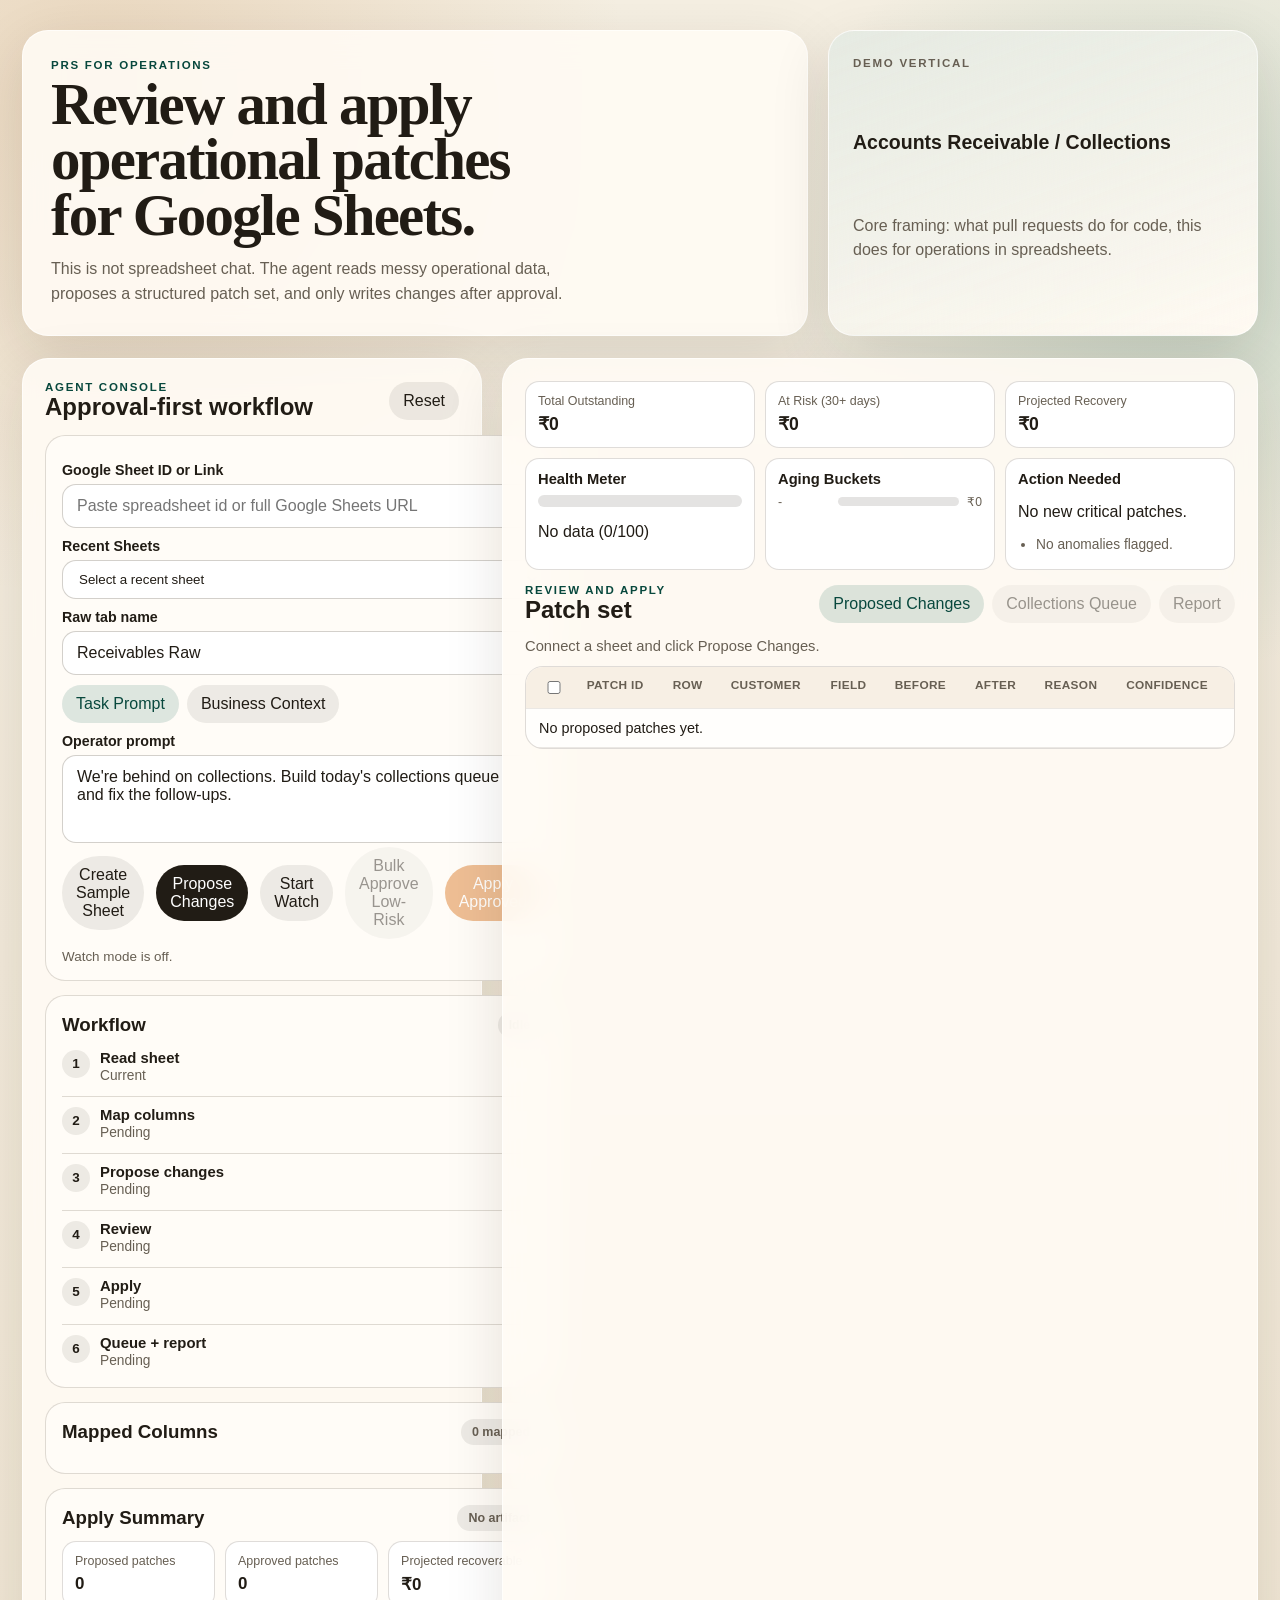
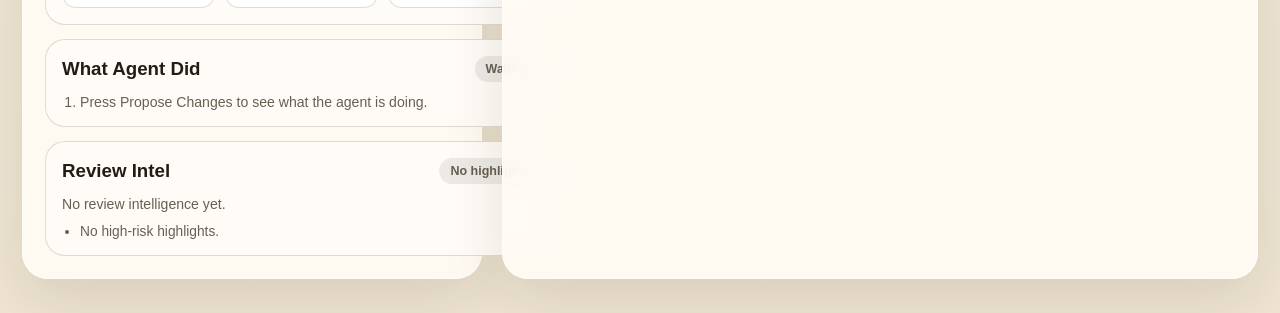
<file: index.html>
<!DOCTYPE html>
<html lang="en">
  <head>
    <meta charset="UTF-8" />
    <meta name="viewport" content="width=device-width, initial-scale=1.0" />
    <title>PRs for Operations Demo</title>
    <link rel="stylesheet" href="styles.css" />
  </head>
  <body>
    <div class="page-shell">
      <header class="hero">
        <div class="hero-copy">
          <p class="eyebrow">PRs for Operations</p>
          <h1>Review and apply operational patches for Google Sheets.</h1>
          <p class="lede">
            This is not spreadsheet chat. The agent reads messy operational data,
            proposes a structured patch set, and only writes changes after approval.
          </p>
        </div>
        <aside class="hero-callout">
          <p class="callout-label">Demo Vertical</p>
          <strong>Accounts Receivable / Collections</strong>
          <p>Core framing: what pull requests do for code, this does for operations in spreadsheets.</p>
          <a id="sheetLink" class="sheet-link hidden" href="#" target="_blank" rel="noreferrer">Open live Google Sheet</a>
        </aside>
      </header>

      <main class="workspace">
        <section class="panel controls-panel">
          <div class="panel-header">
            <div>
              <p class="panel-kicker">Agent Console</p>
              <h2>Approval-first workflow</h2>
            </div>
            <button id="resetButton" class="ghost-button" type="button">Reset</button>
          </div>

          <div class="control-stack">
            <div class="prompt-card">
              <label for="spreadsheetIdInput">Google Sheet ID or Link</label>
              <input
                id="spreadsheetIdInput"
                type="text"
                autocomplete="off"
                list="recentSheetIds"
                placeholder="Paste spreadsheet id or full Google Sheets URL"
              />
              <datalist id="recentSheetIds"></datalist>
              <div class="inline-row">
                <label for="recentSheetSelect">Recent Sheets</label>
                <select id="recentSheetSelect">
                  <option value="">Select a recent sheet</option>
                </select>
              </div>

              <label for="sheetNameInput">Raw tab name</label>
              <input id="sheetNameInput" type="text" value="Receivables Raw" autocomplete="off" />

              <div class="prompt-tabs" role="tablist" aria-label="Prompt configuration tabs">
                <button id="taskPromptTabBtn" class="prompt-tab active" type="button" aria-selected="true">Task Prompt</button>
                <button id="businessPromptTabBtn" class="prompt-tab" type="button" aria-selected="false">Business Context</button>
              </div>

              <div id="taskPromptView" class="prompt-view active">
                <label for="promptInput">Operator prompt</label>
                <textarea id="promptInput" rows="3" spellcheck="false">We're behind on collections. Build today's collections queue and fix the follow-ups.</textarea>
              </div>

              <div id="businessPromptView" class="prompt-view">
                <label for="businessContextInput">Business context</label>
                <textarea
                  id="businessContextInput"
                  rows="3"
                  spellcheck="false"
                  placeholder="Example: We are a diagnostics network focused on reducing 30+ day overdue AR."
                ></textarea>

                <label for="businessLogicInput">Business logic / SOP</label>
                <textarea
                  id="businessLogicInput"
                  rows="3"
                  spellcheck="false"
                  placeholder="Example: Critical = >60 days OR high-value disputed invoices. Prioritize promise-to-pay closure."
                ></textarea>

                <label for="operatingStyleInput">Employee operating style</label>
                <textarea
                  id="operatingStyleInput"
                  rows="3"
                  spellcheck="false"
                  placeholder="Example: Think like a senior collections lead: precise, risk-aware, and action-oriented."
                ></textarea>
              </div>

              <div class="button-row">
                <button id="createDemoButton" class="secondary-button" type="button">Create Sample Sheet</button>
                <button id="proposeButton" class="primary-button" type="button">Propose Changes</button>
                <button id="watchToggleButton" class="ghost-button" type="button">Start Watch</button>
                <button id="bulkApproveButton" class="secondary-button" type="button" disabled>Bulk Approve Low-Risk</button>
                <button id="applyButton" class="accent-button" type="button" disabled>Apply Approved</button>
              </div>
              <p id="watchState" class="watch-state">Watch mode is off.</p>
            </div>

            <section id="decisionCard" class="analysis-card hidden">
              <div class="section-heading">
                <h3>Need One Decision</h3>
                <span id="decisionReason" class="muted-chip">Pending</span>
              </div>
              <p id="decisionQuestion" class="review-summary">No decision needed.</p>
              <ul id="decisionDetails" class="risk-list"></ul>
              <div id="decisionActions" class="button-row"></div>
            </section>

            <section class="timeline-card">
              <div class="section-heading">
                <h3>Workflow</h3>
                <span id="timelineBadge" class="status-pill idle">Idle</span>
              </div>
              <ol id="timeline" class="timeline"></ol>
            </section>

            <section class="analysis-card">
              <div class="section-heading">
                <h3>Mapped Columns</h3>
                <span id="mappingCount" class="muted-chip">0 mapped</span>
              </div>
              <div id="mappingChips" class="chip-grid"></div>
            </section>

            <section class="analysis-card">
              <div class="section-heading">
                <h3>Apply Summary</h3>
                <span id="artifactChip" class="muted-chip">No artifact</span>
              </div>
              <div id="metrics" class="metric-grid">
                <div class="metric-card">
                  <span class="metric-label">Proposed patches</span>
                  <strong id="proposedMetric">0</strong>
                </div>
                <div class="metric-card">
                  <span class="metric-label">Approved patches</span>
                  <strong id="approvedMetric">0</strong>
                </div>
                <div class="metric-card">
                  <span class="metric-label">Projected recoverable</span>
                  <strong id="recoverableMetric">₹0</strong>
                </div>
              </div>
            </section>

            <section class="analysis-card">
              <div class="section-heading">
                <h3>What Agent Did</h3>
                <span id="activityChip" class="muted-chip">Waiting</span>
              </div>
              <ol id="activityLog" class="activity-log"></ol>
            </section>

            <section class="analysis-card">
              <div class="section-heading">
                <h3>Review Intel</h3>
                <span id="aiChip" class="muted-chip">No highlights</span>
              </div>
              <p id="reviewSummary" class="review-summary">No review intelligence yet.</p>
              <ul id="riskList" class="risk-list"></ul>
            </section>
          </div>
        </section>

        <section class="panel sheet-panel">
          <section class="exec-dashboard">
            <div class="kpi-grid">
              <article class="kpi-card">
                <span>Total Outstanding</span>
                <strong id="kpiOutstanding">₹0</strong>
              </article>
              <article class="kpi-card">
                <span>At Risk (30+ days)</span>
                <strong id="kpiAtRisk">₹0</strong>
              </article>
              <article class="kpi-card">
                <span>Projected Recovery</span>
                <strong id="kpiRecovery">₹0</strong>
              </article>
            </div>
            <div class="exec-grid">
              <article class="exec-card">
                <h3>Health Meter</h3>
                <div class="health-track">
                  <div id="healthFill" class="health-fill"></div>
                </div>
                <p id="healthLabel">No data yet.</p>
              </article>
              <article class="exec-card">
                <h3>Aging Buckets</h3>
                <div id="agingBuckets" class="aging-buckets"></div>
              </article>
              <article class="exec-card">
                <h3>Action Needed</h3>
                <p id="actionAlert">No new critical patches.</p>
                <ul id="anomalyList" class="risk-list"></ul>
              </article>
            </div>
          </section>

          <div class="panel-header">
            <div>
              <p class="panel-kicker">Review and Apply</p>
              <h2>Patch set</h2>
            </div>
            <div class="sheet-tabs">
              <button id="proposedTabBtn" class="sheet-tab active" type="button">Proposed Changes</button>
              <button id="queueTabBtn" class="sheet-tab" type="button" disabled>Collections Queue</button>
              <button id="reportTabBtn" class="sheet-tab" type="button" disabled>Report</button>
            </div>
          </div>

          <div id="statusMessage" class="status-message">Connect a sheet and click Propose Changes.</div>

          <div id="proposedView" class="sheet-view active">
            <div class="table-shell">
              <table>
                <thead>
                  <tr>
                    <th>
                      <input id="selectAllPatches" type="checkbox" aria-label="Select all proposed patches" />
                    </th>
                    <th>Patch ID</th>
                    <th>Row</th>
                    <th>Customer</th>
                    <th>Field</th>
                    <th>Before</th>
                    <th>After</th>
                    <th>Reason</th>
                    <th>Confidence</th>
                    <th>Impact</th>
                    <th>Risk</th>
                    <th>Context</th>
                  </tr>
                </thead>
                <tbody id="proposedBody"></tbody>
              </table>
            </div>
          </div>

          <div id="queueView" class="sheet-view">
            <div class="table-shell">
              <table>
                <thead id="queueHead"></thead>
                <tbody id="queueBody"></tbody>
              </table>
            </div>
          </div>

          <div id="reportView" class="sheet-view">
            <div class="table-shell">
              <table>
                <thead id="reportHead"></thead>
                <tbody id="reportBody"></tbody>
              </table>
            </div>
          </div>
        </section>
      </main>
    </div>

    <script src="app.js"></script>
  </body>
</html>
</file>
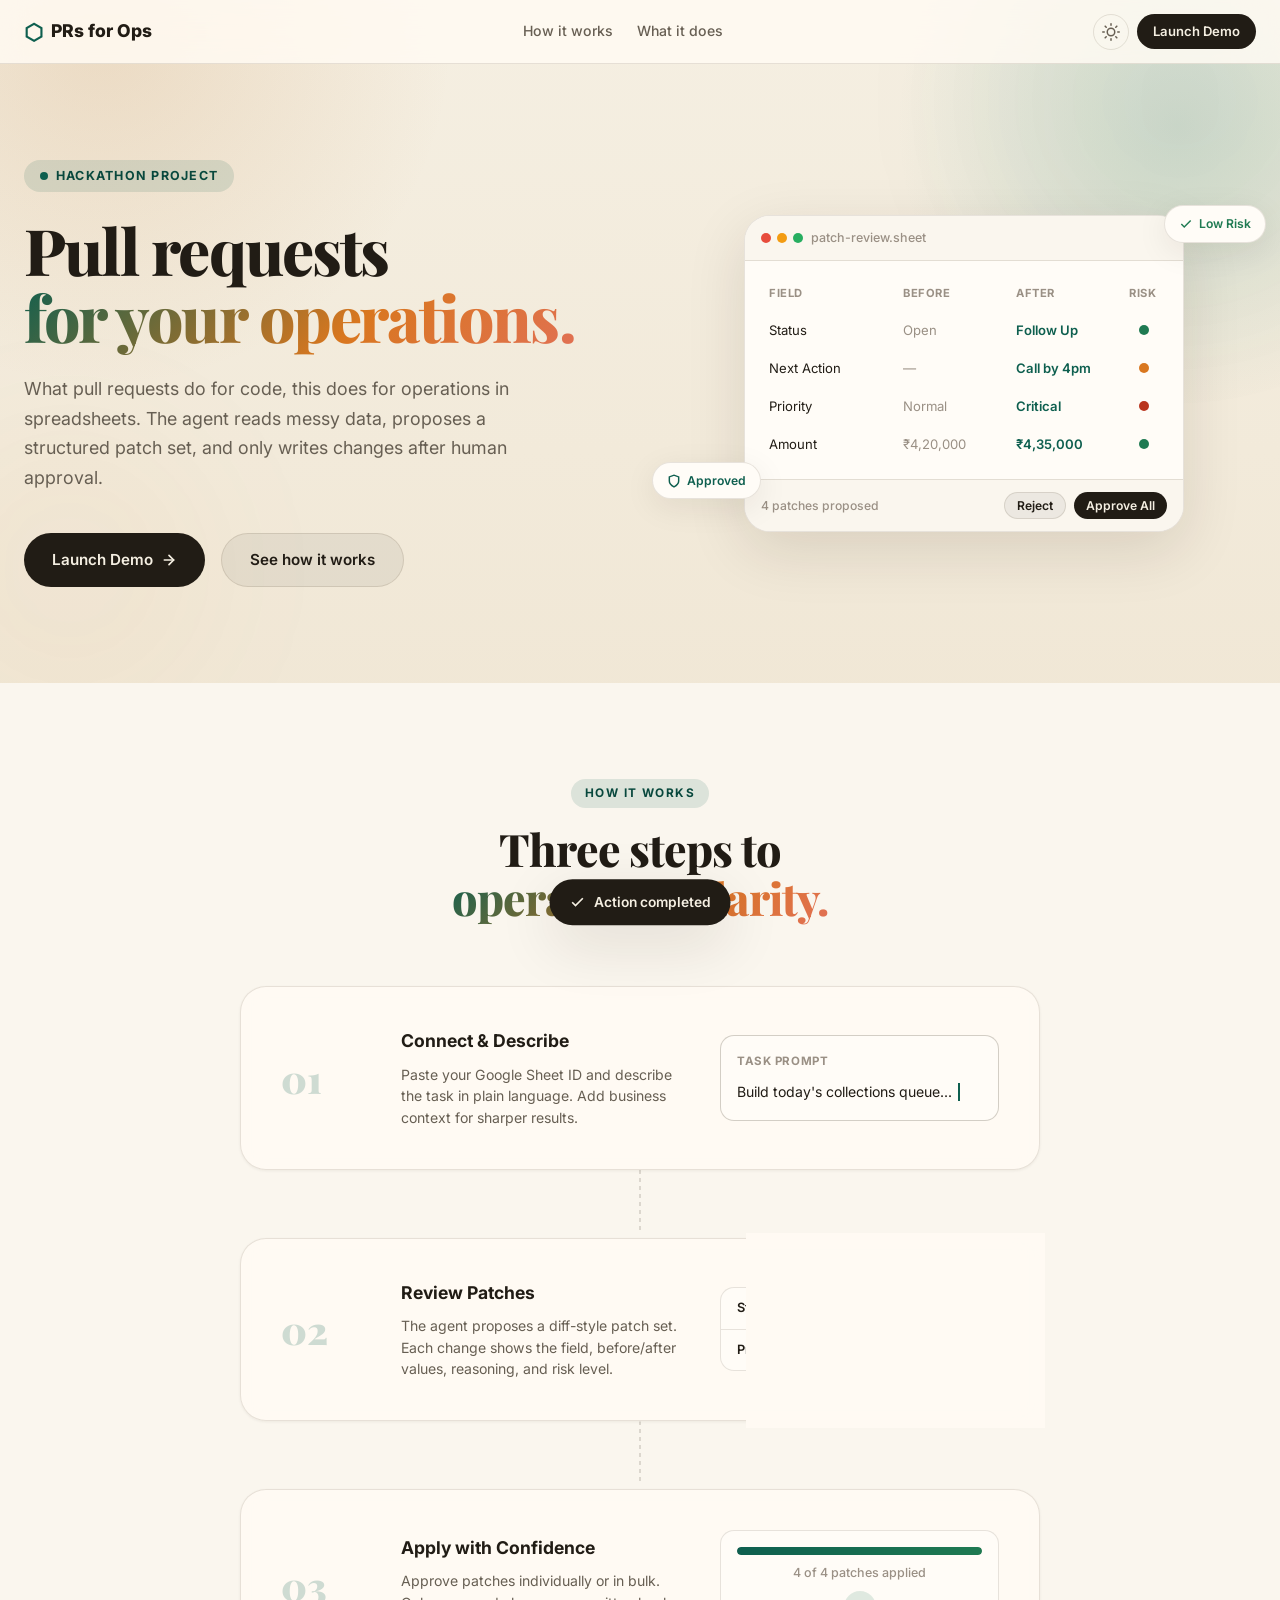
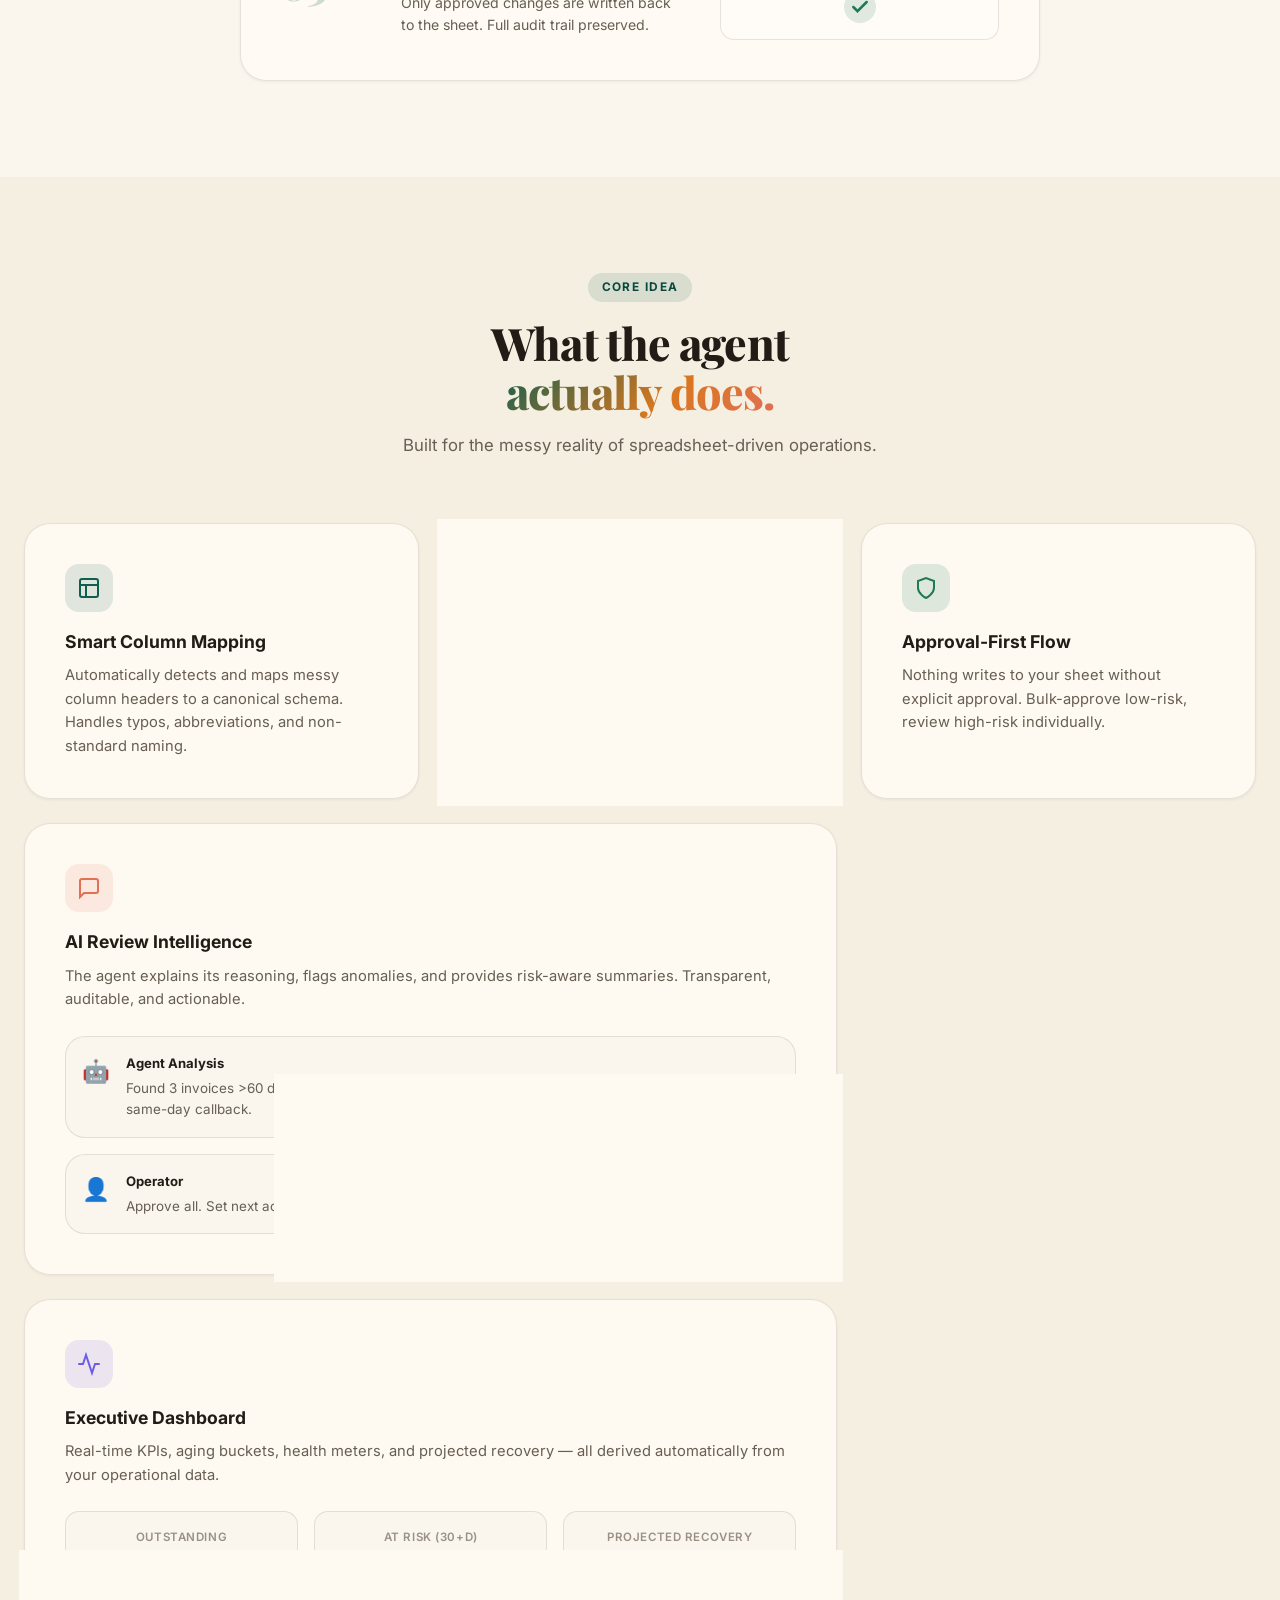
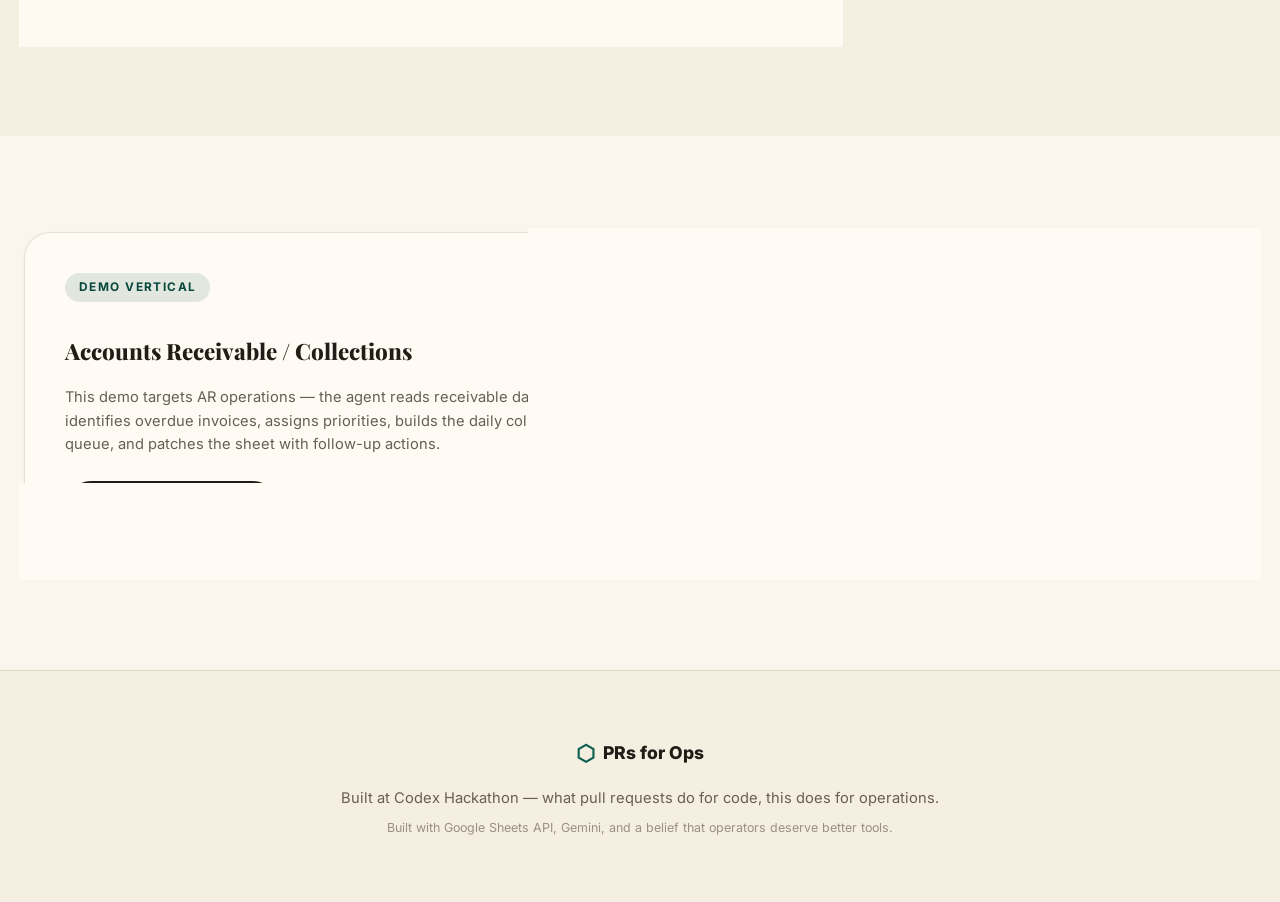
<file: ui design/index.html>
<!DOCTYPE html>
<html lang="en">
  <head>
    <meta charset="UTF-8" />
    <meta name="viewport" content="width=device-width, initial-scale=1.0" />
    <title>PRs for Operations</title>
    <meta name="description" content="What pull requests do for code, this does for operations in spreadsheets. An approval-first agent for Google Sheets." />
    <link rel="preconnect" href="https://fonts.googleapis.com" />
    <link rel="preconnect" href="https://fonts.gstatic.com" crossorigin />
    <link href="https://fonts.googleapis.com/css2?family=Inter:wght@400;500;600;700;800;900&family=Playfair+Display:wght@700;800;900&display=swap" rel="stylesheet" />
    <link rel="stylesheet" href="styles.css" />
  </head>
  <body>

    <!-- ─── Ambient orbs ─── -->
    <div class="orb orb-1" aria-hidden="true"></div>
    <div class="orb orb-2" aria-hidden="true"></div>

    <!-- ─── Navigation ─── -->
    <nav class="nav" id="mainNav">
      <div class="nav-inner">
        <a href="#" class="nav-brand">
          <span class="brand-icon">⬡</span>
          <span class="brand-text">PRs for Ops</span>
        </a>
        <div class="nav-links">
          <a href="#how-it-works" class="nav-link">How it works</a>
          <a href="#what-it-does" class="nav-link">What it does</a>
        </div>
        <div class="nav-actions">
          <button id="themeToggle" class="icon-button" type="button" aria-label="Toggle theme">
            <svg class="icon-sun" width="18" height="18" viewBox="0 0 24 24" fill="none" stroke="currentColor" stroke-width="2" stroke-linecap="round"><circle cx="12" cy="12" r="5"/><line x1="12" y1="1" x2="12" y2="3"/><line x1="12" y1="21" x2="12" y2="23"/><line x1="4.22" y1="4.22" x2="5.64" y2="5.64"/><line x1="18.36" y1="18.36" x2="19.78" y2="19.78"/><line x1="1" y1="12" x2="3" y2="12"/><line x1="21" y1="12" x2="23" y2="12"/><line x1="4.22" y1="19.78" x2="5.64" y2="18.36"/><line x1="18.36" y1="5.64" x2="19.78" y2="4.22"/></svg>
            <svg class="icon-moon" width="18" height="18" viewBox="0 0 24 24" fill="none" stroke="currentColor" stroke-width="2" stroke-linecap="round"><path d="M21 12.79A9 9 0 1 1 11.21 3 7 7 0 0 0 21 12.79z"/></svg>
          </button>
          <a href="dashboard.html" class="btn btn-primary btn-sm" id="ctaNav">Launch Demo</a>
        </div>
      </div>
    </nav>

    <!-- ─── Hero ─── -->
    <header class="hero" id="hero">
      <div class="hero-content">
        <div class="hero-badge stagger-item">
          <span class="pulse-dot"></span>
          Hackathon Project
        </div>
        <h1 class="hero-title stagger-item">
          Pull requests<br />
          <span class="gradient-text">for your operations.</span>
        </h1>
        <p class="hero-subtitle stagger-item">
          What pull requests do for code, this does for operations in spreadsheets.
          The agent reads messy data, proposes a structured patch set, and only writes
          changes after human approval.
        </p>
        <div class="hero-cta stagger-item">
          <a href="dashboard.html" class="btn btn-primary btn-lg" id="heroCta">
            <span>Launch Demo</span>
            <svg width="16" height="16" viewBox="0 0 24 24" fill="none" stroke="currentColor" stroke-width="2.5" stroke-linecap="round" stroke-linejoin="round"><line x1="5" y1="12" x2="19" y2="12"/><polyline points="12 5 19 12 12 19"/></svg>
          </a>
          <a href="#how-it-works" class="btn btn-ghost btn-lg">See how it works</a>
        </div>
      </div>

      <!-- Hero visual — Mockup card from the actual app -->
      <div class="hero-visual stagger-item">
        <div class="mockup-card" id="mockupCard">
          <div class="mockup-header">
            <div class="mockup-dots">
              <span></span><span></span><span></span>
            </div>
            <span class="mockup-title">patch-review.sheet</span>
          </div>
          <div class="mockup-body">
            <div class="mockup-row mockup-row-header">
              <span>Field</span><span>Before</span><span>After</span><span>Risk</span>
            </div>
            <div class="mockup-row" data-delay="0">
              <span>Status</span>
              <span class="text-muted">Open</span>
              <span class="text-accent">Follow Up</span>
              <span class="risk-dot low"></span>
            </div>
            <div class="mockup-row" data-delay="1">
              <span>Next Action</span>
              <span class="text-muted">—</span>
              <span class="text-accent">Call by 4pm</span>
              <span class="risk-dot medium"></span>
            </div>
            <div class="mockup-row" data-delay="2">
              <span>Priority</span>
              <span class="text-muted">Normal</span>
              <span class="text-accent">Critical</span>
              <span class="risk-dot high"></span>
            </div>
            <div class="mockup-row" data-delay="3">
              <span>Amount</span>
              <span class="text-muted">₹4,20,000</span>
              <span class="text-accent">₹4,35,000</span>
              <span class="risk-dot low"></span>
            </div>
          </div>
          <div class="mockup-footer">
            <span class="mockup-status">4 patches proposed</span>
            <div class="mockup-actions">
              <button class="btn btn-ghost btn-xs" tabindex="-1">Reject</button>
              <button class="btn btn-primary btn-xs" tabindex="-1">Approve All</button>
            </div>
          </div>
        </div>
        <!-- Floating badges -->
        <div class="float-badge badge-1">
          <svg width="14" height="14" viewBox="0 0 24 24" fill="none" stroke="currentColor" stroke-width="2.5"><polyline points="20 6 9 17 4 12"/></svg>
          Low Risk
        </div>
        <div class="float-badge badge-2">
          <svg width="14" height="14" viewBox="0 0 24 24" fill="none" stroke="currentColor" stroke-width="2.5"><path d="M12 22s8-4 8-10V5l-8-3-8 3v7c0 6 8 10 8 10z"/></svg>
          Approved
        </div>
      </div>
    </header>

    <!-- ─── How It Works ─── -->
    <section class="section section-alt" id="how-it-works">
      <div class="section-header">
        <span class="section-label">How it works</span>
        <h2 class="section-title">Three steps to<br /><span class="gradient-text">operational clarity.</span></h2>
      </div>

      <div class="workflow-grid">
        <div class="workflow-step stagger-item" id="step1">
          <div class="step-number">01</div>
          <div class="step-content">
            <h3>Connect & Describe</h3>
            <p>Paste your Google Sheet ID and describe the task in plain language. Add business context for sharper results.</p>
          </div>
          <div class="step-visual">
            <div class="input-mock">
              <div class="input-mock-label">Task Prompt</div>
              <div class="typing-text" id="typingText">Build today's collections queue...</div>
              <div class="typing-cursor"></div>
            </div>
          </div>
        </div>

        <div class="workflow-connector">
          <svg width="2" height="60" viewBox="0 0 2 60"><line x1="1" y1="0" x2="1" y2="60" stroke="currentColor" stroke-width="2" stroke-dasharray="4 4" opacity="0.3"/></svg>
        </div>

        <div class="workflow-step stagger-item" id="step2">
          <div class="step-number">02</div>
          <div class="step-content">
            <h3>Review Patches</h3>
            <p>The agent proposes a diff-style patch set. Each change shows the field, before/after values, reasoning, and risk level.</p>
          </div>
          <div class="step-visual">
            <div class="patch-mini">
              <div class="patch-mini-row">
                <span class="patch-field">Status</span>
                <span class="patch-before">Open</span>
                <span class="patch-arrow">→</span>
                <span class="patch-after">Follow Up</span>
                <span class="risk-dot low"></span>
              </div>
              <div class="patch-mini-row">
                <span class="patch-field">Priority</span>
                <span class="patch-before">Normal</span>
                <span class="patch-arrow">→</span>
                <span class="patch-after">Critical</span>
                <span class="risk-dot high"></span>
              </div>
            </div>
          </div>
        </div>

        <div class="workflow-connector">
          <svg width="2" height="60" viewBox="0 0 2 60"><line x1="1" y1="0" x2="1" y2="60" stroke="currentColor" stroke-width="2" stroke-dasharray="4 4" opacity="0.3"/></svg>
        </div>

        <div class="workflow-step stagger-item" id="step3">
          <div class="step-number">03</div>
          <div class="step-content">
            <h3>Apply with Confidence</h3>
            <p>Approve patches individually or in bulk. Only approved changes are written back to the sheet. Full audit trail preserved.</p>
          </div>
          <div class="step-visual">
            <div class="apply-mock">
              <div class="apply-bar">
                <div class="apply-fill" id="applyFill"></div>
              </div>
              <span class="apply-label">4 of 4 patches applied</span>
              <div class="apply-check">
                <svg width="20" height="20" viewBox="0 0 24 24" fill="none" stroke="currentColor" stroke-width="3" stroke-linecap="round"><polyline points="20 6 9 17 4 12"/></svg>
              </div>
            </div>
          </div>
        </div>
      </div>
    </section>

    <!-- ─── What It Does ─── -->
    <section class="section" id="what-it-does">
      <div class="section-header">
        <span class="section-label">Core Idea</span>
        <h2 class="section-title">What the agent<br /><span class="gradient-text">actually does.</span></h2>
        <p class="section-desc">Built for the messy reality of spreadsheet-driven operations.</p>
      </div>

      <div class="features-grid">
        <article class="feature-card stagger-item" id="feature1">
          <div class="feature-icon">
            <svg width="24" height="24" viewBox="0 0 24 24" fill="none" stroke="currentColor" stroke-width="2" stroke-linecap="round"><rect x="3" y="3" width="18" height="18" rx="2"/><line x1="3" y1="9" x2="21" y2="9"/><line x1="9" y1="21" x2="9" y2="9"/></svg>
          </div>
          <h3>Smart Column Mapping</h3>
          <p>Automatically detects and maps messy column headers to a canonical schema. Handles typos, abbreviations, and non-standard naming.</p>
        </article>

        <article class="feature-card stagger-item" id="feature2">
          <div class="feature-icon icon-accent">
            <svg width="24" height="24" viewBox="0 0 24 24" fill="none" stroke="currentColor" stroke-width="2" stroke-linecap="round"><path d="M14 2H6a2 2 0 0 0-2 2v16a2 2 0 0 0 2 2h12a2 2 0 0 0 2-2V8z"/><polyline points="14 2 14 8 20 8"/><line x1="16" y1="13" x2="8" y2="13"/><line x1="16" y1="17" x2="8" y2="17"/></svg>
          </div>
          <h3>Structured Patch Sets</h3>
          <p>Every change is a reviewable patch with before/after values, risk levels, confidence scores, and human-readable reasoning.</p>
        </article>

        <article class="feature-card stagger-item" id="feature3">
          <div class="feature-icon icon-green">
            <svg width="24" height="24" viewBox="0 0 24 24" fill="none" stroke="currentColor" stroke-width="2" stroke-linecap="round"><path d="M12 22s8-4 8-10V5l-8-3-8 3v7c0 6 8 10 8 10z"/></svg>
          </div>
          <h3>Approval-First Flow</h3>
          <p>Nothing writes to your sheet without explicit approval. Bulk-approve low-risk, review high-risk individually.</p>
        </article>

        <article class="feature-card feature-card-wide stagger-item" id="feature4">
          <div class="feature-icon icon-warm">
            <svg width="24" height="24" viewBox="0 0 24 24" fill="none" stroke="currentColor" stroke-width="2" stroke-linecap="round"><path d="M21 15a2 2 0 0 1-2 2H7l-4 4V5a2 2 0 0 1 2-2h14a2 2 0 0 1 2 2z"/></svg>
          </div>
          <h3>AI Review Intelligence</h3>
          <p>The agent explains its reasoning, flags anomalies, and provides risk-aware summaries. Transparent, auditable, and actionable.</p>
          <div class="feature-visual">
            <div class="ai-chat-bubble ai-bubble-1">
              <span class="ai-avatar">🤖</span>
              <div>
                <strong>Agent Analysis</strong>
                <p>Found 3 invoices >60 days overdue with no follow-up date. Recommending "Critical" priority with same-day callback.</p>
              </div>
            </div>
            <div class="ai-chat-bubble ai-bubble-2">
              <span class="ai-avatar">👤</span>
              <div>
                <strong>Operator</strong>
                <p>Approve all. Set next action = "Escalate to Manager" for amounts > ₹5L.</p>
              </div>
            </div>
          </div>
        </article>

        <article class="feature-card feature-card-wide stagger-item" id="feature5">
          <div class="feature-icon icon-purple">
            <svg width="24" height="24" viewBox="0 0 24 24" fill="none" stroke="currentColor" stroke-width="2" stroke-linecap="round"><polyline points="22 12 18 12 15 21 9 3 6 12 2 12"/></svg>
          </div>
          <h3>Executive Dashboard</h3>
          <p>Real-time KPIs, aging buckets, health meters, and projected recovery — all derived automatically from your operational data.</p>
          <div class="mini-dashboard">
            <div class="mini-kpi">
              <span>Outstanding</span>
              <strong>₹18.4L</strong>
            </div>
            <div class="mini-kpi highlight">
              <span>At Risk (30+d)</span>
              <strong>₹6.2L</strong>
            </div>
            <div class="mini-kpi positive">
              <span>Projected Recovery</span>
              <strong>₹4.8L</strong>
            </div>
          </div>
        </article>
      </div>
    </section>

    <!-- ─── Demo Vertical ─── -->
    <section class="section section-alt" id="demo-vertical">
      <div class="demo-vertical-card stagger-item">
        <div class="demo-vertical-info">
          <span class="section-label">Demo Vertical</span>
          <h3>Accounts Receivable / Collections</h3>
          <p>This demo targets AR operations — the agent reads receivable data, identifies overdue invoices, 
             assigns priorities, builds the daily collections queue, and patches the sheet with follow-up actions.</p>
          <a href="dashboard.html" class="btn btn-primary btn-lg">
            <span>Try the Dashboard</span>
            <svg width="16" height="16" viewBox="0 0 24 24" fill="none" stroke="currentColor" stroke-width="2.5" stroke-linecap="round" stroke-linejoin="round"><line x1="5" y1="12" x2="19" y2="12"/><polyline points="12 5 19 12 12 19"/></svg>
          </a>
        </div>
        <div class="demo-vertical-visual">
          <div class="demo-flow">
            <div class="flow-node">
              <span class="flow-icon">📋</span>
              <span>Raw Sheet</span>
            </div>
            <div class="flow-arrow">→</div>
            <div class="flow-node active">
              <span class="flow-icon">🤖</span>
              <span>Agent</span>
            </div>
            <div class="flow-arrow">→</div>
            <div class="flow-node">
              <span class="flow-icon">📝</span>
              <span>Patch Set</span>
            </div>
            <div class="flow-arrow">→</div>
            <div class="flow-node">
              <span class="flow-icon">✅</span>
              <span>Approval</span>
            </div>
            <div class="flow-arrow">→</div>
            <div class="flow-node">
              <span class="flow-icon">📊</span>
              <span>Updated Sheet</span>
            </div>
          </div>
        </div>
      </div>
    </section>

    <!-- ─── Footer ─── -->
    <footer class="site-footer">
      <div class="footer-inner">
        <div class="footer-brand">
          <span class="brand-icon">⬡</span>
          <span class="brand-text">PRs for Ops</span>
        </div>
        <p class="footer-tagline">Built at Codex Hackathon — what pull requests do for code, this does for operations.</p>
        <p class="footer-copy">Built with Google Sheets API, Gemini, and a belief that operators deserve better tools.</p>
      </div>
    </footer>

    <!-- ─── Toast ─── -->
    <div class="toast" id="toast" role="alert" aria-live="polite">
      <svg width="16" height="16" viewBox="0 0 24 24" fill="none" stroke="currentColor" stroke-width="2.5"><polyline points="20 6 9 17 4 12"/></svg>
      <span id="toastMessage">Action completed</span>
    </div>

    <script src="app.js"></script>
  </body>
</html>
</file>
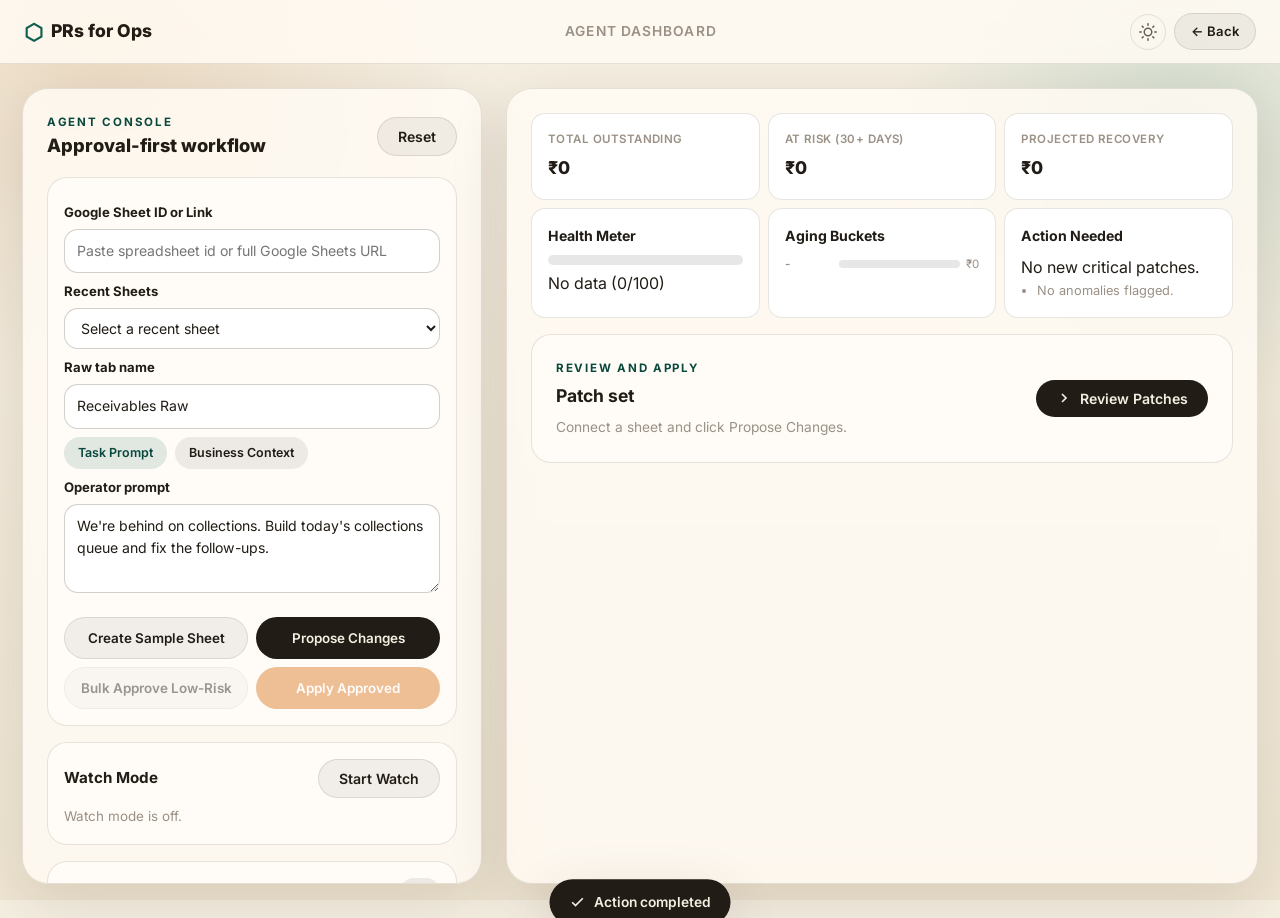
<file: ui design/dashboard.html>
<!DOCTYPE html>
<html lang="en">
  <head>
    <meta charset="UTF-8" />
    <meta name="viewport" content="width=device-width, initial-scale=1.0" />
    <title>PRs for Operations — Dashboard</title>
    <meta name="description" content="Agent console and patch review dashboard for operational spreadsheet workflows." />
    <link rel="preconnect" href="https://fonts.googleapis.com" />
    <link rel="preconnect" href="https://fonts.gstatic.com" crossorigin />
    <link href="https://fonts.googleapis.com/css2?family=Inter:wght@400;500;600;700;800;900&family=Playfair+Display:wght@700;800;900&display=swap" rel="stylesheet" />
    <link rel="stylesheet" href="styles.css" />
  </head>
  <body class="dashboard-page">

    <!-- ─── Dashboard Nav ─── -->
    <nav class="nav" id="mainNav">
      <div class="nav-inner">
        <a href="index.html" class="nav-brand">
          <span class="brand-icon">⬡</span>
          <span class="brand-text">PRs for Ops</span>
        </a>
        <div class="nav-links">
          <span class="nav-page-label">Agent Dashboard</span>
        </div>
        <div class="nav-actions">
          <button id="themeToggle" class="icon-button" type="button" aria-label="Toggle theme">
            <svg class="icon-sun" width="18" height="18" viewBox="0 0 24 24" fill="none" stroke="currentColor" stroke-width="2" stroke-linecap="round"><circle cx="12" cy="12" r="5"/><line x1="12" y1="1" x2="12" y2="3"/><line x1="12" y1="21" x2="12" y2="23"/><line x1="4.22" y1="4.22" x2="5.64" y2="5.64"/><line x1="18.36" y1="18.36" x2="19.78" y2="19.78"/><line x1="1" y1="12" x2="3" y2="12"/><line x1="21" y1="12" x2="23" y2="12"/><line x1="4.22" y1="19.78" x2="5.64" y2="18.36"/><line x1="18.36" y1="5.64" x2="19.78" y2="4.22"/></svg>
            <svg class="icon-moon" width="18" height="18" viewBox="0 0 24 24" fill="none" stroke="currentColor" stroke-width="2" stroke-linecap="round"><path d="M21 12.79A9 9 0 1 1 11.21 3 7 7 0 0 0 21 12.79z"/></svg>
          </button>
          <a href="index.html" class="btn btn-ghost btn-sm">← Back</a>
        </div>
      </div>
    </nav>

    <!-- ─── Dashboard Workspace ─── -->
    <div class="dash-shell page-shell">
      <main class="workspace">

        <!-- ═══ LEFT: Agent Console ═══ -->
        <section class="panel controls-panel">
          <div class="panel-header">
            <div>
              <p class="panel-kicker">Agent Console</p>
              <h2>Approval-first workflow</h2>
            </div>
            <button id="resetButton" class="ghost-button" type="button">Reset</button>
          </div>

          <div class="control-stack">
            <!-- Connection inputs (matches original prompt-card) -->
            <div class="prompt-card">
              <label for="spreadsheetIdInput">Google Sheet ID or Link</label>
              <input
                id="spreadsheetIdInput"
                type="text"
                autocomplete="off"
                list="recentSheetIds"
                placeholder="Paste spreadsheet id or full Google Sheets URL"
              />
              <datalist id="recentSheetIds"></datalist>
              <div class="inline-row">
                <label for="recentSheetSelect">Recent Sheets</label>
                <select id="recentSheetSelect">
                  <option value="">Select a recent sheet</option>
                </select>
              </div>

              <label for="sheetNameInput">Raw tab name</label>
              <input id="sheetNameInput" type="text" value="Receivables Raw" autocomplete="off" />

              <!-- Prompt tabs -->
              <div class="prompt-tabs" role="tablist" aria-label="Prompt configuration tabs">
                <button id="taskPromptTabBtn" class="prompt-tab active" type="button" aria-selected="true">Task Prompt</button>
                <button id="businessPromptTabBtn" class="prompt-tab" type="button" aria-selected="false">Business Context</button>
              </div>

              <div id="taskPromptView" class="prompt-view active">
                <label for="promptInput">Operator prompt</label>
                <textarea id="promptInput" rows="3" spellcheck="false">We're behind on collections. Build today's collections queue and fix the follow-ups.</textarea>
              </div>

              <div id="businessPromptView" class="prompt-view">
                <label for="businessContextInput">Business context</label>
                <textarea
                  id="businessContextInput"
                  rows="3"
                  spellcheck="false"
                  placeholder="Example: We are a diagnostics network focused on reducing 30+ day overdue AR."
                ></textarea>

                <label for="businessLogicInput">Business logic / SOP</label>
                <textarea
                  id="businessLogicInput"
                  rows="3"
                  spellcheck="false"
                  placeholder="Example: Critical = >60 days OR high-value disputed invoices. Prioritize promise-to-pay closure."
                ></textarea>

                <label for="operatingStyleInput">Employee operating style</label>
                <textarea
                  id="operatingStyleInput"
                  rows="3"
                  spellcheck="false"
                  placeholder="Example: Think like a senior collections lead: precise, risk-aware, and action-oriented."
                ></textarea>
              </div>

              <div class="button-grid">
                <button id="createDemoButton" class="secondary-button" type="button">Create Sample Sheet</button>
                <button id="proposeButton" class="primary-button" type="button">Propose Changes</button>
                <button id="bulkApproveButton" class="secondary-button" type="button" disabled>Bulk Approve Low-Risk</button>
                <button id="applyButton" class="accent-button" type="button" disabled>Apply Approved</button>
              </div>
            </div>

            <!-- Watch mode (matches original) -->
            <div class="analysis-card">
              <div class="section-heading">
                <h3>Watch Mode</h3>
                <button id="watchToggleButton" class="ghost-button" type="button">Start Watch</button>
              </div>
              <p id="watchState" class="watch-state">Watch mode is off.</p>
            </div>

            <!-- Decision card (matches original — hidden by default) -->
            <div id="decisionCard" class="analysis-card hidden">
              <div class="section-heading">
                <h3>Decision Needed</h3>
                <span id="decisionReason" class="muted-chip">Pending</span>
              </div>
              <p id="decisionQuestion" style="margin: 10px 0; font-weight: 600;">No decision needed.</p>
              <ul id="decisionDetails" class="risk-list"></ul>
              <div id="decisionActions" class="button-row" style="margin-top: 12px;"></div>
            </div>

            <!-- Workflow timeline (matches original timeline-card) -->
            <section class="timeline-card">
              <div class="section-heading">
                <h3>Workflow</h3>
                <span id="timelineBadge" class="status-pill idle">Idle</span>
              </div>
              <ol id="timeline" class="timeline"></ol>
            </section>

            <!-- Mapped Columns (matches original analysis-card) -->
            <section class="analysis-card">
              <div class="section-heading">
                <h3>Mapped Columns</h3>
                <span id="mappingCount" class="muted-chip">0 mapped</span>
              </div>
              <div id="mappingChips" class="chip-grid"></div>
            </section>

            <!-- Apply Summary (matches original analysis-card) -->
            <section class="analysis-card">
              <div class="section-heading">
                <h3>Apply Summary</h3>
                <span id="artifactChip" class="muted-chip">No artifact</span>
              </div>
              <div id="metrics" class="metric-grid">
                <div class="metric-card">
                  <span class="metric-label">Proposed patches</span>
                  <strong id="proposedMetric">0</strong>
                </div>
                <div class="metric-card">
                  <span class="metric-label">Approved patches</span>
                  <strong id="approvedMetric">0</strong>
                </div>
                <div class="metric-card">
                  <span class="metric-label">Projected recoverable</span>
                  <strong id="recoverableMetric">₹0</strong>
                </div>
              </div>
            </section>

            <!-- Activity Log (matches original analysis-card) -->
            <section class="analysis-card">
              <div class="section-heading">
                <h3>What Agent Did</h3>
                <span id="activityChip" class="muted-chip">Waiting</span>
              </div>
              <ol id="activityLog" class="activity-log"></ol>
            </section>

            <!-- AI Review Intel (matches original analysis-card) -->
            <section class="analysis-card">
              <div class="section-heading">
                <h3>AI Review Intel</h3>
                <span id="aiChip" class="muted-chip">Rules only</span>
              </div>
              <p id="reviewSummary" class="review-summary">No review intelligence yet.</p>
              <ul id="riskList" class="risk-list"></ul>
            </section>
          </div>
        </section>

        <!-- ═══ RIGHT: Sheet Panel ═══ -->
        <section class="panel sheet-panel">

          <!-- Sheet link (hidden by default, populated by backend) -->
          <a id="sheetLink" class="sheet-link hidden" target="_blank" rel="noopener">Open in Google Sheets ↗</a>

          <!-- Executive Dashboard KPIs (matches original exactly) -->
          <section class="exec-dashboard">
            <div class="kpi-grid">
              <article class="kpi-card">
                <span>Total Outstanding</span>
                <strong id="kpiOutstanding">₹0</strong>
              </article>
              <article class="kpi-card">
                <span>At Risk (30+ days)</span>
                <strong id="kpiAtRisk">₹0</strong>
              </article>
              <article class="kpi-card">
                <span>Projected Recovery</span>
                <strong id="kpiRecovery">₹0</strong>
              </article>
            </div>
            <div class="exec-grid">
              <article class="exec-card">
                <h3>Health Meter</h3>
                <div class="health-track">
                  <div id="healthFill" class="health-fill"></div>
                </div>
                <p id="healthLabel">No data yet.</p>
              </article>
              <article class="exec-card">
                <h3>Aging Buckets</h3>
                <div id="agingBuckets" class="aging-buckets"></div>
              </article>
              <article class="exec-card">
                <h3>Action Needed</h3>
                <p id="actionAlert">No new critical patches.</p>
                <ul id="anomalyList" class="risk-list"></ul>
              </article>
            </div>
          </section>

          <!-- Patch Set Trigger — opens the drawer -->
          <div class="patch-trigger-card">
            <div class="patch-trigger-info">
              <p class="panel-kicker">Review and Apply</p>
              <h2>Patch set</h2>
              <p id="statusMessage" class="status-message">Connect a sheet and click Propose Changes.</p>
            </div>
            <button id="openPatchDrawer" class="primary-button" type="button">
              <svg width="16" height="16" viewBox="0 0 24 24" fill="none" stroke="currentColor" stroke-width="2.5"><path d="M9 18l6-6-6-6"/></svg>
              Review Patches
            </button>
          </div>
        </section>
      </main>
    </div>

    <!-- ═══ Patch Set Drawer (slide-over) ═══ -->
    <div id="patchDrawerOverlay" class="drawer-overlay">
      <div id="patchDrawer" class="drawer">
        <div class="drawer-header">
          <div>
            <p class="panel-kicker">Review and Apply</p>
            <h2>Patch set</h2>
          </div>
          <div class="drawer-header-right">
            <div class="sheet-tabs">
              <button id="proposedTabBtn" class="sheet-tab active" type="button">Proposed Changes</button>
              <button id="queueTabBtn" class="sheet-tab" type="button" disabled>Collections Queue</button>
              <button id="reportTabBtn" class="sheet-tab" type="button" disabled>Report</button>
            </div>
            <button id="closePatchDrawer" class="icon-button" type="button" aria-label="Close drawer">
              <svg width="18" height="18" viewBox="0 0 24 24" fill="none" stroke="currentColor" stroke-width="2.5"><line x1="18" y1="6" x2="6" y2="18"/><line x1="6" y1="6" x2="18" y2="18"/></svg>
            </button>
          </div>
        </div>
        <div class="drawer-body">
          <!-- Proposed Changes Table -->
          <div id="proposedView" class="sheet-view active">
            <div class="table-shell">
              <table>
                <thead>
                  <tr>
                    <th>
                      <input id="selectAllPatches" type="checkbox" aria-label="Select all proposed patches" />
                    </th>
                    <th>Patch ID</th>
                    <th>Row</th>
                    <th>Customer</th>
                    <th>Field</th>
                    <th>Before</th>
                    <th>After</th>
                    <th>Reason</th>
                    <th>Confidence</th>
                    <th>Impact</th>
                    <th>Risk</th>
                    <th>Context</th>
                  </tr>
                </thead>
                <tbody id="proposedBody"></tbody>
              </table>
            </div>
          </div>

          <!-- Collections Queue Table -->
          <div id="queueView" class="sheet-view">
            <div class="table-shell">
              <table>
                <thead id="queueHead"></thead>
                <tbody id="queueBody"></tbody>
              </table>
            </div>
          </div>

          <!-- Report Table -->
          <div id="reportView" class="sheet-view">
            <div class="table-shell">
              <table>
                <thead id="reportHead"></thead>
                <tbody id="reportBody"></tbody>
              </table>
            </div>
          </div>
        </div>
        <div class="drawer-footer">
          <button id="bulkApproveDrawer" class="secondary-button" type="button" onclick="document.getElementById('bulkApproveButton').click()">Bulk Approve Low-Risk</button>
          <button id="applyDrawer" class="accent-button" type="button" onclick="document.getElementById('applyButton').click()">Apply Approved</button>
        </div>
      </div>
    </div>


    <!-- ─── Toast ─── -->
    <div class="toast" id="toast" role="alert" aria-live="polite">
      <svg width="16" height="16" viewBox="0 0 24 24" fill="none" stroke="currentColor" stroke-width="2.5"><polyline points="20 6 9 17 4 12"/></svg>
      <span id="toastMessage">Action completed</span>
    </div>

    <script src="/app.js"></script>
  </body>
</html>
</file>
<file: styles.css>
:root {
  --bg: #f5efe2;
  --bg2: #efe5d2;
  --panel: rgba(255, 251, 244, 0.9);
  --panel-strong: #fffcf7;
  --ink: #211c15;
  --muted: #675f53;
  --line: rgba(57, 42, 19, 0.16);
  --brand: #0e5f4f;
  --brand-soft: rgba(14, 95, 79, 0.14);
  --brand-ink: #08483d;
  --accent: #d9771f;
  --danger: #b9341d;
  --ok: #1f7a52;
  --shadow: 0 18px 60px rgba(40, 28, 12, 0.12);
  --radius-xl: 26px;
  --radius-lg: 20px;
  --radius-md: 14px;
}

* {
  box-sizing: border-box;
}

body {
  margin: 0;
  min-height: 100vh;
  color: var(--ink);
  background:
    radial-gradient(circle at 8% 4%, rgba(198, 139, 76, 0.24), transparent 24%),
    radial-gradient(circle at 92% 14%, rgba(44, 136, 117, 0.2), transparent 20%),
    linear-gradient(180deg, var(--bg) 0%, var(--bg2) 100%);
  font-family: "Avenir Next", "Segoe UI", sans-serif;
}

button,
input,
textarea {
  font: inherit;
}

.page-shell {
  max-width: 1480px;
  margin: 0 auto;
  padding: 30px 22px 34px;
}

.hero {
  display: grid;
  grid-template-columns: minmax(0, 1.7fr) minmax(320px, 430px);
  gap: 20px;
  margin-bottom: 22px;
}

.hero-copy,
.hero-callout,
.panel {
  backdrop-filter: blur(16px);
  background: var(--panel);
  border: 1px solid rgba(255, 255, 255, 0.65);
  border-radius: var(--radius-xl);
  box-shadow: var(--shadow);
}

.hero-copy {
  padding: 28px;
}

.hero-copy h1 {
  margin: 6px 0 14px;
  max-width: 17ch;
  font-family: "Iowan Old Style", "Palatino Linotype", serif;
  font-size: clamp(2rem, 4.6vw, 4rem);
  line-height: 0.94;
  letter-spacing: -0.03em;
}

.eyebrow,
.panel-kicker,
.callout-label {
  margin: 0;
  text-transform: uppercase;
  letter-spacing: 0.15em;
  font-size: 0.72rem;
  color: var(--brand-ink);
  font-weight: 700;
}

.lede {
  margin: 0;
  max-width: 60ch;
  color: var(--muted);
  line-height: 1.56;
}

.hero-callout {
  padding: 24px;
  display: grid;
  gap: 10px;
  background:
    linear-gradient(160deg, rgba(14, 95, 79, 0.1), rgba(255, 250, 242, 0.94)),
    var(--panel);
}

.hero-callout strong {
  font-size: 1.22rem;
}

.hero-callout p {
  margin: 0;
  color: var(--muted);
  line-height: 1.5;
}

.sheet-link {
  display: inline-flex;
  align-items: center;
  justify-content: center;
  border-radius: 999px;
  padding: 10px 14px;
  background: var(--brand);
  color: #fff;
  text-decoration: none;
  width: fit-content;
}

.workspace {
  display: grid;
  grid-template-columns: minmax(340px, 460px) minmax(0, 1fr);
  gap: 20px;
}

.panel {
  padding: 22px;
}

.panel-header,
.section-heading,
.button-row {
  display: flex;
  align-items: center;
  justify-content: space-between;
  gap: 12px;
}

.panel-header {
  margin-bottom: 14px;
}

.panel-header h2,
.section-heading h3 {
  margin: 0;
}

.controls-panel {
  position: sticky;
  top: 16px;
  align-self: start;
}

.control-stack {
  display: grid;
  gap: 14px;
}

.prompt-card,
.timeline-card,
.analysis-card {
  padding: 16px;
  border-radius: var(--radius-lg);
  border: 1px solid var(--line);
  background: var(--panel-strong);
}

label {
  display: block;
  margin-top: 10px;
  margin-bottom: 6px;
  font-size: 0.89rem;
  font-weight: 700;
}

input,
textarea {
  width: 100%;
  border-radius: 14px;
  border: 1px solid rgba(57, 42, 19, 0.22);
  background: #fff;
  color: var(--ink);
  padding: 12px 14px;
}

select {
  width: 100%;
  border-radius: 14px;
  border: 1px solid rgba(57, 42, 19, 0.22);
  background: #fff;
  color: var(--ink);
  padding: 10px 12px;
}

textarea {
  min-height: 88px;
  resize: vertical;
}

input:focus,
textarea:focus,
button:focus {
  outline: 3px solid rgba(14, 95, 79, 0.24);
  outline-offset: 2px;
}

button {
  border: 0;
  border-radius: 999px;
  padding: 10px 14px;
  cursor: pointer;
  transition: transform 120ms ease, opacity 120ms ease;
}

button:hover:not(:disabled) {
  transform: translateY(-1px);
}

button:disabled {
  opacity: 0.46;
  cursor: not-allowed;
}

.primary-button {
  background: var(--ink);
  color: #fff;
}

.secondary-button,
.ghost-button,
.sheet-tab {
  background: rgba(30, 25, 18, 0.08);
  color: var(--ink);
}

.prompt-tabs {
  margin-top: 10px;
  display: flex;
  gap: 8px;
}

.prompt-tab {
  background: rgba(30, 25, 18, 0.08);
  color: var(--ink);
}

.prompt-tab.active {
  background: var(--brand-soft);
  color: var(--brand-ink);
}

.prompt-view {
  display: none;
}

.prompt-view.active {
  display: block;
}

.accent-button {
  background: var(--accent);
  color: #fff;
}

.watch-state {
  margin: 10px 0 0;
  color: var(--muted);
  font-size: 0.84rem;
}

.ghost-button.active-watch {
  background: var(--brand-soft);
  color: var(--brand-ink);
}

.timeline {
  list-style: none;
  margin: 12px 0 0;
  padding: 0;
  display: grid;
  gap: 10px;
}

.timeline li {
  border-top: 1px solid var(--line);
  padding-top: 10px;
  display: grid;
  grid-template-columns: 28px 1fr;
  gap: 10px;
}

.timeline li:first-child {
  border-top: 0;
  padding-top: 0;
}

.step-index {
  width: 28px;
  height: 28px;
  border-radius: 50%;
  display: inline-flex;
  align-items: center;
  justify-content: center;
  background: rgba(30, 25, 18, 0.08);
  font-size: 0.84rem;
  font-weight: 700;
}

.step-copy strong {
  display: block;
  font-size: 0.93rem;
}

.step-copy span {
  color: var(--muted);
  font-size: 0.86rem;
  line-height: 1.45;
}

.status-pill,
.muted-chip,
.chip {
  border-radius: 999px;
  padding: 6px 11px;
  font-size: 0.78rem;
  font-weight: 700;
}

.status-pill.idle,
.muted-chip,
.chip {
  background: rgba(30, 25, 18, 0.08);
  color: var(--muted);
}

.status-pill.running {
  background: rgba(217, 119, 31, 0.14);
  color: #8d4b0d;
}

.status-pill.complete {
  background: var(--brand-soft);
  color: var(--brand-ink);
}

.status-pill.applied {
  background: rgba(31, 122, 82, 0.16);
  color: var(--ok);
}

.chip-grid {
  margin-top: 12px;
  display: flex;
  flex-wrap: wrap;
  gap: 8px;
}

.chip {
  border: 1px dashed rgba(57, 42, 19, 0.2);
}

.inline-row {
  margin-top: 10px;
}

.inline-row label {
  margin-top: 0;
}

.metric-grid {
  margin-top: 10px;
  display: grid;
  gap: 10px;
  grid-template-columns: repeat(3, minmax(0, 1fr));
}

.metric-card {
  border: 1px solid var(--line);
  border-radius: 14px;
  background: #fff;
  padding: 12px;
}

.metric-label {
  display: block;
  font-size: 0.78rem;
  color: var(--muted);
  margin-bottom: 6px;
}

.metric-card strong {
  font-size: 1.06rem;
}

.sheet-tabs {
  display: flex;
  gap: 8px;
}

.sheet-tab.active {
  background: var(--brand-soft);
  color: var(--brand-ink);
}

.status-message {
  margin-bottom: 12px;
  color: var(--muted);
  font-size: 0.92rem;
}

.exec-dashboard {
  margin-bottom: 14px;
}

.kpi-grid {
  display: grid;
  gap: 10px;
  grid-template-columns: repeat(3, minmax(0, 1fr));
  margin-bottom: 10px;
}

.kpi-card {
  border: 1px solid var(--line);
  border-radius: 14px;
  padding: 12px;
  background: #fff;
}

.kpi-card span {
  display: block;
  color: var(--muted);
  font-size: 0.78rem;
  margin-bottom: 6px;
}

.kpi-card strong {
  font-size: 1.1rem;
}

.exec-grid {
  display: grid;
  gap: 10px;
  grid-template-columns: repeat(3, minmax(0, 1fr));
}

.exec-card {
  border: 1px solid var(--line);
  border-radius: 14px;
  padding: 12px;
  background: #fff;
}

.exec-card h3 {
  margin: 0 0 8px;
  font-size: 0.92rem;
}

.health-track {
  width: 100%;
  height: 12px;
  border-radius: 999px;
  background: rgba(33, 28, 21, 0.12);
  overflow: hidden;
  margin-bottom: 8px;
}

.health-fill {
  height: 100%;
  width: 0%;
  background: #c44536;
  transition: width 200ms ease;
}

.aging-buckets {
  display: grid;
  gap: 6px;
}

.bucket-row {
  display: grid;
  grid-template-columns: 52px 1fr auto;
  gap: 8px;
  align-items: center;
}

.bucket-label {
  font-size: 0.78rem;
  color: var(--muted);
}

.bucket-track {
  height: 9px;
  border-radius: 999px;
  background: rgba(33, 28, 21, 0.12);
  overflow: hidden;
}

.bucket-fill {
  height: 100%;
  background: var(--brand);
}

.bucket-value {
  font-size: 0.76rem;
  color: var(--muted);
}

.sheet-view {
  display: none;
}

.sheet-view.active {
  display: block;
}

.table-shell {
  overflow: auto;
  border: 1px solid var(--line);
  border-radius: 18px;
  background: rgba(255, 255, 255, 0.74);
}

table {
  width: 100%;
  border-collapse: collapse;
  min-width: 920px;
}

th,
td {
  border-bottom: 1px solid rgba(57, 42, 19, 0.1);
  text-align: left;
  padding: 11px 13px;
  vertical-align: top;
  font-size: 0.9rem;
}

thead th {
  position: sticky;
  top: 0;
  z-index: 1;
  background: #f7efe4;
  color: var(--muted);
  font-size: 0.74rem;
  text-transform: uppercase;
  letter-spacing: 0.03em;
}

tbody tr:hover {
  background: rgba(14, 95, 79, 0.05);
}

.patch-reason {
  max-width: 36ch;
  color: var(--muted);
  line-height: 1.4;
}

.activity-log {
  margin: 12px 0 0;
  padding-left: 18px;
  color: var(--muted);
  display: grid;
  gap: 7px;
  font-size: 0.88rem;
}

.review-summary {
  margin: 10px 0;
  color: var(--muted);
  line-height: 1.45;
  font-size: 0.88rem;
}

.risk-list {
  margin: 0;
  padding-left: 18px;
  display: grid;
  gap: 7px;
  color: var(--muted);
  font-size: 0.86rem;
}

.risk-badge {
  display: inline-flex;
  padding: 4px 9px;
  border-radius: 999px;
  font-size: 0.74rem;
  font-weight: 700;
}

.risk-badge.low {
  background: rgba(31, 122, 82, 0.14);
  color: #0c6b45;
}

.risk-badge.medium {
  background: rgba(217, 119, 31, 0.14);
  color: #8a4a0e;
}

.risk-badge.high {
  background: rgba(185, 52, 29, 0.14);
  color: #8e2415;
}

.hidden {
  display: none;
}

@media (max-width: 1160px) {
  .hero,
  .workspace {
    grid-template-columns: 1fr;
  }

  .controls-panel {
    position: static;
  }
}

@media (max-width: 760px) {
  .page-shell {
    padding: 16px 12px 24px;
  }

  .hero-copy,
  .hero-callout,
  .panel {
    padding: 16px;
  }

  .button-row,
  .panel-header,
  .section-heading {
    flex-direction: column;
    align-items: stretch;
  }

  .metric-grid {
    grid-template-columns: 1fr;
  }

  .kpi-grid,
  .exec-grid {
    grid-template-columns: 1fr;
  }

  .sheet-tabs {
    width: 100%;
  }

  .sheet-tab,
  .prompt-tab {
    flex: 1;
  }
}
</file>
<file: ui design/styles.css>
/* ═══════════════════════════════════════════
   PRs for Operations — Design System
   Inspired by Emil Kowalski's design philosophy:
   Custom easing, stagger animations, subtle
   micro-interactions, and unseen details that
   compound into something that feels right.
   ═══════════════════════════════════════════ */

/* ─── Design Tokens ─── */
:root {
  --bg: #f5efe2;
  --bg2: #efe5d2;
  --bg-alt: #faf6ee;
  --surface: rgba(255, 251, 244, 0.85);
  --surface-strong: #fffcf7;
  --surface-hover: rgba(255, 252, 247, 0.95);
  --ink: #211c15;
  --ink-secondary: #675f53;
  --ink-muted: #9a9085;
  --line: rgba(57, 42, 19, 0.12);
  --line-strong: rgba(57, 42, 19, 0.22);

  --brand: #0e5f4f;
  --brand-soft: rgba(14, 95, 79, 0.12);
  --brand-ink: #08483d;
  --brand-glow: rgba(14, 95, 79, 0.08);

  --accent: #d9771f;
  --accent-soft: rgba(217, 119, 31, 0.12);
  --danger: #b9341d;
  --danger-soft: rgba(185, 52, 29, 0.12);
  --ok: #1f7a52;
  --ok-soft: rgba(31, 122, 82, 0.14);
  --purple: #6c5ce7;
  --purple-soft: rgba(108, 92, 231, 0.12);
  --warm: #e17055;
  --warm-soft: rgba(225, 112, 85, 0.12);

  --shadow-sm: 0 1px 3px rgba(40, 28, 12, 0.06);
  --shadow-md: 0 8px 32px rgba(40, 28, 12, 0.08);
  --shadow-lg: 0 18px 60px rgba(40, 28, 12, 0.12);
  --shadow-xl: 0 28px 80px rgba(40, 28, 12, 0.16);
  --shadow-glow: 0 0 60px rgba(14, 95, 79, 0.15);

  --radius-sm: 10px;
  --radius-md: 14px;
  --radius-lg: 20px;
  --radius-xl: 26px;
  --radius-pill: 999px;

  --ease-out: cubic-bezier(0.23, 1, 0.32, 1);
  --ease-in-out: cubic-bezier(0.77, 0, 0.175, 1);
  --ease-drawer: cubic-bezier(0.32, 0.72, 0, 1);
  --ease-bounce: cubic-bezier(0.34, 1.56, 0.64, 1);

  --space-xs: 4px;
  --space-sm: 8px;
  --space-md: 16px;
  --space-lg: 24px;
  --space-xl: 40px;
  --space-2xl: 64px;
  --space-3xl: 96px;

  --font-sans: 'Inter', -apple-system, BlinkMacSystemFont, 'Segoe UI', sans-serif;
  --font-display: 'Playfair Display', 'Iowan Old Style', 'Palatino Linotype', serif;

  --nav-height: 64px;
}

/* ─── Dark mode ─── */
[data-theme="dark"] {
  --bg: #0f0f10;
  --bg2: #161618;
  --bg-alt: #1a1a1d;
  --surface: rgba(30, 30, 34, 0.85);
  --surface-strong: #222226;
  --surface-hover: rgba(40, 40, 45, 0.95);
  --ink: #ede9e0;
  --ink-secondary: #9a9085;
  --ink-muted: #6b6560;
  --line: rgba(255, 255, 255, 0.08);
  --line-strong: rgba(255, 255, 255, 0.14);
  --brand-soft: rgba(14, 95, 79, 0.2);
  --brand-glow: rgba(14, 95, 79, 0.12);
  --accent-soft: rgba(217, 119, 31, 0.18);
  --danger-soft: rgba(185, 52, 29, 0.18);
  --ok-soft: rgba(31, 122, 82, 0.2);
  --purple-soft: rgba(108, 92, 231, 0.18);
  --warm-soft: rgba(225, 112, 85, 0.18);
  --shadow-sm: 0 1px 3px rgba(0, 0, 0, 0.2);
  --shadow-md: 0 8px 32px rgba(0, 0, 0, 0.25);
  --shadow-lg: 0 18px 60px rgba(0, 0, 0, 0.3);
  --shadow-xl: 0 28px 80px rgba(0, 0, 0, 0.35);
  --shadow-glow: 0 0 60px rgba(14, 95, 79, 0.2);
}

[data-theme="dark"] .section-title { color: var(--ink); }
[data-theme="dark"] .icon-sun { display: none; }
[data-theme="dark"] .icon-moon { display: block; }

/* ─── Reset ─── */
*, *::before, *::after {
  box-sizing: border-box;
  margin: 0;
  padding: 0;
}

html {
  scroll-behavior: smooth;
  -webkit-font-smoothing: antialiased;
  -moz-osx-font-smoothing: grayscale;
}

body {
  min-height: 100vh;
  color: var(--ink);
  background: var(--bg);
  font-family: var(--font-sans);
  font-size: 16px;
  line-height: 1.6;
  overflow-x: hidden;
}

body::before {
  content: '';
  position: fixed;
  inset: 0;
  background:
    radial-gradient(circle at 8% 4%, rgba(198, 139, 76, 0.2), transparent 24%),
    radial-gradient(circle at 92% 14%, rgba(44, 136, 117, 0.16), transparent 20%),
    linear-gradient(180deg, var(--bg) 0%, var(--bg2) 100%);
  z-index: -2;
  pointer-events: none;
}

/* ─── Floating Orbs ─── */
.orb {
  position: fixed;
  border-radius: 50%;
  filter: blur(80px);
  opacity: 0.35;
  z-index: -1;
  pointer-events: none;
  animation: orbFloat 20s ease-in-out infinite;
}

.orb-1 {
  width: 400px; height: 400px;
  background: rgba(14, 95, 79, 0.15);
  top: -100px; right: -100px;
}

.orb-2 {
  width: 300px; height: 300px;
  background: rgba(217, 119, 31, 0.1);
  bottom: 20%; left: -80px;
  animation-delay: -7s;
}

@keyframes orbFloat {
  0%, 100% { transform: translate(0, 0) scale(1); }
  33% { transform: translate(30px, -40px) scale(1.05); }
  66% { transform: translate(-20px, 20px) scale(0.95); }
}

@media (prefers-reduced-motion: reduce) {
  *, *::before, *::after {
    animation-duration: 0.01ms !important;
    animation-iteration-count: 1 !important;
    transition-duration: 0.01ms !important;
  }
  .orb { display: none; }
  html { scroll-behavior: auto; }
}

/* ─── Links ─── */
a {
  color: var(--brand);
  text-decoration: none;
  transition: color 200ms ease;
}

@media (hover: hover) and (pointer: fine) {
  a:hover { color: var(--brand-ink); }
}

/* ─── Navigation ─── */
.nav {
  position: fixed;
  top: 0; left: 0; right: 0;
  height: var(--nav-height);
  z-index: 100;
  backdrop-filter: blur(20px) saturate(1.4);
  -webkit-backdrop-filter: blur(20px) saturate(1.4);
  background: var(--surface);
  border-bottom: 1px solid var(--line);
  transition: box-shadow 300ms var(--ease-out);
}

.nav.scrolled { box-shadow: var(--shadow-md); }

.nav-inner {
  max-width: 1480px;
  margin: 0 auto;
  padding: 0 var(--space-lg);
  height: 100%;
  display: flex;
  align-items: center;
  justify-content: space-between;
  gap: var(--space-lg);
}

.nav-brand {
  display: flex;
  align-items: center;
  gap: var(--space-sm);
  font-weight: 800;
  font-size: 1.1rem;
  color: var(--ink);
  text-decoration: none;
}

.brand-icon { font-size: 1.4rem; color: var(--brand); }

.nav-links { display: flex; gap: var(--space-lg); align-items: center; }

.nav-link {
  font-size: 0.88rem;
  font-weight: 500;
  color: var(--ink-secondary);
  text-decoration: none;
  position: relative;
  padding: 4px 0;
  transition: color 200ms ease;
}

.nav-link::after {
  content: '';
  position: absolute;
  left: 0; bottom: -2px;
  width: 0; height: 2px;
  background: var(--brand);
  border-radius: 1px;
  transition: width 250ms var(--ease-out);
}

@media (hover: hover) and (pointer: fine) {
  .nav-link:hover { color: var(--ink); }
  .nav-link:hover::after { width: 100%; }
}

.nav-page-label {
  font-size: 0.86rem;
  font-weight: 600;
  color: var(--ink-muted);
  text-transform: uppercase;
  letter-spacing: 0.08em;
}

.nav-actions { display: flex; align-items: center; gap: var(--space-sm); }

.icon-button {
  width: 36px; height: 36px;
  border-radius: var(--radius-pill);
  border: 1px solid var(--line);
  background: transparent;
  color: var(--ink-secondary);
  cursor: pointer;
  display: flex;
  align-items: center;
  justify-content: center;
  transition: transform 160ms var(--ease-out),
              background 200ms ease, color 200ms ease;
}

.icon-button:active { transform: scale(0.95); }

@media (hover: hover) and (pointer: fine) {
  .icon-button:hover { background: var(--brand-soft); color: var(--brand); }
}

.icon-moon { display: none; }

/* ─── Buttons ─── */
.btn {
  display: inline-flex;
  align-items: center;
  justify-content: center;
  gap: var(--space-sm);
  border: none;
  border-radius: var(--radius-pill);
  font-family: var(--font-sans);
  font-weight: 600;
  font-size: 0.88rem;
  padding: 10px 20px;
  cursor: pointer;
  white-space: nowrap;
  transition: transform 160ms var(--ease-out),
              box-shadow 200ms var(--ease-out),
              opacity 200ms ease;
  position: relative;
  overflow: hidden;
}

.btn:active { transform: scale(0.97); }

.btn:disabled {
  opacity: 0.46;
  cursor: not-allowed;
  transform: none;
}

.btn::before {
  content: '';
  position: absolute;
  inset: 0;
  background: linear-gradient(105deg, transparent 40%, rgba(255,255,255,0.2) 50%, transparent 60%);
  transform: translateX(-100%);
  transition: transform 600ms var(--ease-out);
}

@media (hover: hover) and (pointer: fine) {
  .btn:hover:not(:disabled) {
    transform: translateY(-1px);
    box-shadow: var(--shadow-md);
  }
  .btn:hover::before { transform: translateX(100%); }
}

.btn-primary { background: var(--ink); color: var(--bg); }

[data-theme="dark"] .btn-primary {
  background: var(--surface-strong);
  color: var(--ink);
  border: 1px solid var(--line-strong);
}

.btn-ghost {
  background: rgba(30, 25, 18, 0.06);
  color: var(--ink);
  border: 1px solid var(--line);
}

.btn-accent { background: var(--accent); color: #fff; }

.btn-sm { padding: 7px 16px; font-size: 0.82rem; }
.btn-lg { padding: 14px 28px; font-size: 0.95rem; }
.btn-xs { padding: 5px 12px; font-size: 0.76rem; }

/* ─── Hero (Landing page) ─── */
.hero {
  max-width: 1280px;
  margin: 0 auto;
  padding: calc(var(--nav-height) + var(--space-3xl)) var(--space-lg) var(--space-3xl);
  display: grid;
  grid-template-columns: 1fr 1fr;
  gap: var(--space-2xl);
  align-items: center;
}

.hero-badge {
  display: inline-flex;
  align-items: center;
  gap: var(--space-sm);
  padding: 6px 16px;
  border-radius: var(--radius-pill);
  background: var(--brand-soft);
  color: var(--brand-ink);
  font-size: 0.78rem;
  font-weight: 700;
  text-transform: uppercase;
  letter-spacing: 0.1em;
  margin-bottom: var(--space-lg);
}

.pulse-dot {
  width: 8px; height: 8px;
  border-radius: 50%;
  background: var(--brand);
  position: relative;
}

.pulse-dot::after {
  content: '';
  position: absolute;
  inset: -4px;
  border-radius: 50%;
  border: 2px solid var(--brand);
  opacity: 0;
  animation: pulse 2s ease-out infinite;
}

@keyframes pulse {
  0% { transform: scale(0.8); opacity: 0.6; }
  100% { transform: scale(2); opacity: 0; }
}

.hero-title {
  font-family: var(--font-display);
  font-size: clamp(2.4rem, 5vw, 4.2rem);
  font-weight: 800;
  line-height: 1.05;
  letter-spacing: -0.03em;
  margin-bottom: var(--space-lg);
  color: var(--ink);
}

.gradient-text {
  background: linear-gradient(135deg, var(--brand) 0%, var(--accent) 60%, var(--warm) 100%);
  -webkit-background-clip: text;
  -webkit-text-fill-color: transparent;
  background-clip: text;
}

.hero-subtitle {
  font-size: 1.12rem;
  color: var(--ink-secondary);
  max-width: 50ch;
  line-height: 1.65;
  margin-bottom: var(--space-xl);
}

.hero-cta {
  display: flex;
  gap: var(--space-md);
}

.hero-visual {
  position: relative;
  display: flex;
  align-items: center;
  justify-content: center;
  min-height: 420px;
}

/* ─── Mockup Card ─── */
.mockup-card {
  width: 100%; max-width: 440px;
  border-radius: var(--radius-xl);
  background: var(--surface-strong);
  border: 1px solid var(--line);
  box-shadow: var(--shadow-lg);
  overflow: hidden;
  transition: transform 500ms var(--ease-out),
              box-shadow 500ms var(--ease-out);
}

@media (hover: hover) and (pointer: fine) {
  .mockup-card:hover {
    transform: translateY(-4px) rotateX(1deg);
    box-shadow: var(--shadow-xl);
  }
}

.mockup-header {
  display: flex; align-items: center;
  gap: var(--space-sm);
  padding: 12px 16px;
  background: var(--bg-alt);
  border-bottom: 1px solid var(--line);
}

.mockup-dots { display: flex; gap: 6px; }

.mockup-dots span {
  width: 10px; height: 10px;
  border-radius: 50%;
}

.mockup-dots span:nth-child(1) { background: #e74c3c; }
.mockup-dots span:nth-child(2) { background: #f39c12; }
.mockup-dots span:nth-child(3) { background: #27ae60; }

.mockup-title {
  font-size: 0.78rem; color: var(--ink-muted); font-weight: 500;
}

.mockup-body { padding: var(--space-md); display: grid; gap: 1px; }

.mockup-row {
  display: grid;
  grid-template-columns: 1.2fr 1fr 1fr 30px;
  gap: var(--space-sm);
  align-items: center;
  font-size: 0.82rem;
  padding: 8px var(--space-sm);
  border-radius: var(--radius-sm);
  transition: background 200ms ease;
  opacity: 0;
  transform: translateY(6px);
  animation: fadeInRow 400ms var(--ease-out) forwards;
}

.mockup-row[data-delay="0"] { animation-delay: 300ms; }
.mockup-row[data-delay="1"] { animation-delay: 380ms; }
.mockup-row[data-delay="2"] { animation-delay: 460ms; }
.mockup-row[data-delay="3"] { animation-delay: 540ms; }

@keyframes fadeInRow { to { opacity: 1; transform: translateY(0); } }

.mockup-row-header {
  font-size: 0.7rem; font-weight: 700;
  text-transform: uppercase; letter-spacing: 0.05em;
  color: var(--ink-muted);
  opacity: 1; transform: none; animation: none;
}

@media (hover: hover) and (pointer: fine) {
  .mockup-row:not(.mockup-row-header):hover { background: var(--brand-glow); }
}

.text-muted { color: var(--ink-muted); }
.text-accent { color: var(--brand); font-weight: 600; }

.risk-dot { width: 10px; height: 10px; border-radius: 50%; justify-self: center; }
.risk-dot.low { background: var(--ok); }
.risk-dot.medium { background: var(--accent); }
.risk-dot.high { background: var(--danger); }

.mockup-footer {
  display: flex; align-items: center; justify-content: space-between;
  padding: 12px 16px;
  border-top: 1px solid var(--line);
  background: var(--bg-alt);
}

.mockup-status { font-size: 0.76rem; color: var(--ink-muted); font-weight: 500; }
.mockup-actions { display: flex; gap: var(--space-sm); }

/* ─── Floating Badges ─── */
.float-badge {
  position: absolute;
  display: flex; align-items: center;
  gap: 6px; padding: 8px 14px;
  border-radius: var(--radius-pill);
  background: var(--surface-strong);
  border: 1px solid var(--line);
  box-shadow: var(--shadow-md);
  font-size: 0.76rem; font-weight: 600;
  color: var(--ink);
  animation: floatBadge 6s ease-in-out infinite;
  white-space: nowrap;
}

.badge-1 { top: 10%; right: -10px; color: var(--ok); }
.badge-2 { bottom: 20%; left: -20px; color: var(--brand); animation-delay: -2s; }

@keyframes floatBadge {
  0%, 100% { transform: translateY(0); }
  50% { transform: translateY(-8px); }
}

/* ─── Sections ─── */
.section {
  max-width: 1280px;
  margin: 0 auto;
  padding: var(--space-3xl) var(--space-lg);
}

.section-alt { position: relative; }

.section-alt::before {
  content: '';
  position: absolute;
  left: 50%; transform: translateX(-50%);
  width: 100vw; height: 100%; top: 0;
  background: var(--bg-alt);
  z-index: -1;
}

.section-header { text-align: center; margin-bottom: var(--space-2xl); }

.section-label {
  display: inline-block;
  padding: 5px 14px;
  border-radius: var(--radius-pill);
  background: var(--brand-soft);
  color: var(--brand-ink);
  font-size: 0.74rem; font-weight: 700;
  text-transform: uppercase; letter-spacing: 0.12em;
  margin-bottom: var(--space-md);
}

.section-title {
  font-family: var(--font-display);
  font-size: clamp(1.8rem, 3.5vw, 3rem);
  font-weight: 800; line-height: 1.1;
  letter-spacing: -0.02em; color: var(--ink);
}

.section-desc {
  margin-top: var(--space-md);
  color: var(--ink-secondary);
  font-size: 1.05rem;
  max-width: 55ch;
  margin-left: auto; margin-right: auto;
  line-height: 1.6;
}

/* ─── Features Grid ─── */
.features-grid {
  display: grid;
  grid-template-columns: repeat(3, 1fr);
  gap: var(--space-lg);
}

.feature-card {
  padding: var(--space-xl);
  border-radius: var(--radius-xl);
  background: var(--surface);
  backdrop-filter: blur(12px);
  border: 1px solid var(--line);
  box-shadow: var(--shadow-sm);
  transition: transform 300ms var(--ease-out),
              box-shadow 300ms var(--ease-out),
              border-color 300ms ease;
}

@media (hover: hover) and (pointer: fine) {
  .feature-card:hover {
    transform: translateY(-4px);
    box-shadow: var(--shadow-lg);
    border-color: var(--brand-soft);
  }
}

.feature-card-wide { grid-column: span 2; }
.feature-card:last-child { grid-column: span 2; }

.feature-icon {
  width: 48px; height: 48px;
  border-radius: var(--radius-md);
  background: var(--brand-soft); color: var(--brand);
  display: flex; align-items: center; justify-content: center;
  margin-bottom: var(--space-md);
  transition: transform 300ms var(--ease-out);
}

@media (hover: hover) and (pointer: fine) {
  .feature-card:hover .feature-icon { transform: scale(1.08) rotate(-3deg); }
}

.icon-accent { background: var(--accent-soft); color: var(--accent); }
.icon-green { background: var(--ok-soft); color: var(--ok); }
.icon-warm { background: var(--warm-soft); color: var(--warm); }
.icon-purple { background: var(--purple-soft); color: var(--purple); }

.feature-card h3 { font-size: 1.1rem; font-weight: 700; margin-bottom: var(--space-sm); }
.feature-card p { font-size: 0.92rem; color: var(--ink-secondary); line-height: 1.6; }

.feature-visual { margin-top: var(--space-lg); display: grid; gap: var(--space-md); }

.ai-chat-bubble {
  display: flex; gap: var(--space-md);
  padding: var(--space-md);
  border-radius: var(--radius-lg);
  background: var(--bg-alt);
  border: 1px solid var(--line);
}

.ai-avatar { font-size: 1.4rem; flex-shrink: 0; }
.ai-chat-bubble strong { display: block; font-size: 0.82rem; margin-bottom: 4px; }
.ai-chat-bubble p { font-size: 0.84rem; margin: 0; }

.mini-dashboard {
  margin-top: var(--space-lg);
  display: grid;
  grid-template-columns: repeat(3, 1fr);
  gap: var(--space-md);
}

.mini-kpi {
  padding: var(--space-md);
  border-radius: var(--radius-md);
  background: var(--bg-alt);
  border: 1px solid var(--line);
  text-align: center;
  transition: transform 200ms var(--ease-out);
}

@media (hover: hover) and (pointer: fine) {
  .mini-kpi:hover { transform: scale(1.02); }
}

.mini-kpi span {
  display: block; font-size: 0.72rem; color: var(--ink-muted);
  font-weight: 600; text-transform: uppercase;
  letter-spacing: 0.05em; margin-bottom: 6px;
}

.mini-kpi strong { font-size: 1.15rem; font-weight: 800; }
.mini-kpi.highlight strong { color: var(--accent); }
.mini-kpi.positive strong { color: var(--ok); }

/* ─── Workflow ─── */
.workflow-grid {
  max-width: 800px; margin: 0 auto;
  display: flex; flex-direction: column; align-items: center;
}

.workflow-connector { color: var(--ink-muted); flex-shrink: 0; }

.workflow-step {
  display: grid;
  grid-template-columns: 80px 1fr 1fr;
  gap: var(--space-xl);
  align-items: center;
  padding: var(--space-xl);
  border-radius: var(--radius-xl);
  background: var(--surface);
  backdrop-filter: blur(12px);
  border: 1px solid var(--line);
  box-shadow: var(--shadow-sm);
  width: 100%;
  transition: transform 300ms var(--ease-out), box-shadow 300ms var(--ease-out);
}

@media (hover: hover) and (pointer: fine) {
  .workflow-step:hover { transform: translateY(-2px); box-shadow: var(--shadow-md); }
}

.step-number {
  font-family: var(--font-display);
  font-size: 2.4rem; font-weight: 900;
  color: var(--brand); opacity: 0.2; line-height: 1;
}

.step-content h3 { font-size: 1.1rem; font-weight: 700; margin-bottom: var(--space-sm); }
.step-content p { font-size: 0.88rem; color: var(--ink-secondary); line-height: 1.55; }

.step-visual { display: flex; align-items: center; justify-content: center; }

.input-mock {
  padding: var(--space-md);
  border-radius: var(--radius-md);
  background: var(--surface-strong);
  border: 1px solid var(--line-strong);
  width: 100%;
}

.input-mock-label {
  font-size: 0.72rem; font-weight: 700;
  text-transform: uppercase; letter-spacing: 0.05em;
  color: var(--ink-muted); margin-bottom: 8px;
}

.typing-text { font-size: 0.88rem; color: var(--ink); display: inline; }

.typing-cursor {
  display: inline-block;
  width: 2px; height: 1.1em;
  background: var(--brand);
  margin-left: 2px; vertical-align: text-bottom;
  animation: blink 1s step-end infinite;
}

@keyframes blink { 50% { opacity: 0; } }

.patch-mini {
  width: 100%;
  border-radius: var(--radius-md);
  background: var(--surface-strong);
  border: 1px solid var(--line);
  overflow: hidden;
}

.patch-mini-row {
  display: flex; align-items: center;
  gap: var(--space-sm);
  padding: 10px var(--space-md);
  font-size: 0.8rem;
  border-bottom: 1px solid var(--line);
}

.patch-mini-row:last-child { border-bottom: none; }

.patch-field { font-weight: 600; flex: 1; }
.patch-before { color: var(--ink-muted); flex: 1; }
.patch-arrow { color: var(--ink-muted); font-size: 0.7rem; }
.patch-after { color: var(--brand); font-weight: 600; flex: 1; }

.apply-mock {
  width: 100%; padding: var(--space-md);
  border-radius: var(--radius-md);
  background: var(--surface-strong);
  border: 1px solid var(--line);
  display: flex; flex-direction: column; align-items: center;
  gap: var(--space-sm);
}

.apply-bar {
  width: 100%; height: 8px;
  border-radius: var(--radius-pill);
  background: var(--line); overflow: hidden;
}

.apply-fill {
  height: 100%; width: 0%;
  background: linear-gradient(90deg, var(--brand), var(--ok));
  border-radius: var(--radius-pill);
  transition: width 2s var(--ease-out);
}

.apply-fill.animate { width: 100%; }

.apply-label { font-size: 0.78rem; color: var(--ink-muted); font-weight: 500; }

.apply-check {
  width: 32px; height: 32px;
  border-radius: 50%;
  background: var(--ok-soft); color: var(--ok);
  display: flex; align-items: center; justify-content: center;
  opacity: 0; transform: scale(0.9);
  transition: opacity 300ms var(--ease-out) 1.8s,
              transform 300ms var(--ease-out) 1.8s;
}

.apply-check.show { opacity: 1; transform: scale(1); }

/* ─── Demo Vertical Section ─── */
.demo-vertical-card {
  display: grid;
  grid-template-columns: 1fr 1fr;
  gap: var(--space-2xl);
  align-items: center;
  padding: var(--space-xl);
  border-radius: var(--radius-xl);
  background: var(--surface);
  backdrop-filter: blur(12px);
  border: 1px solid var(--line);
  box-shadow: var(--shadow-sm);
}

.demo-vertical-info h3 {
  font-family: var(--font-display);
  font-size: 1.4rem; font-weight: 800;
  margin: var(--space-md) 0;
}

.demo-vertical-info p {
  color: var(--ink-secondary);
  font-size: 0.92rem; line-height: 1.6;
  margin-bottom: var(--space-lg);
}

.demo-flow {
  display: flex; align-items: center;
  gap: var(--space-sm);
  flex-wrap: wrap; justify-content: center;
}

.flow-node {
  display: flex; flex-direction: column;
  align-items: center; gap: 6px;
  padding: var(--space-md) var(--space-lg);
  border-radius: var(--radius-lg);
  background: var(--bg-alt);
  border: 1px solid var(--line);
  font-size: 0.78rem; font-weight: 600;
  color: var(--ink-secondary);
  transition: transform 200ms var(--ease-out), border-color 200ms ease;
}

.flow-node.active {
  background: var(--brand-soft);
  color: var(--brand-ink);
  border-color: var(--brand);
}

.flow-icon { font-size: 1.3rem; }

.flow-arrow {
  font-size: 1rem; color: var(--ink-muted); font-weight: 300;
}

/* ─── Footer ─── */
.site-footer {
  border-top: 1px solid var(--line);
  padding: var(--space-2xl) var(--space-lg);
}

.footer-inner {
  max-width: 1280px; margin: 0 auto; text-align: center;
}

.footer-brand {
  display: inline-flex; align-items: center;
  gap: var(--space-sm);
  font-weight: 800; font-size: 1.1rem;
  margin-bottom: var(--space-md);
}

.footer-tagline {
  color: var(--ink-secondary); font-size: 0.92rem;
  margin-bottom: var(--space-sm);
}

.footer-copy { font-size: 0.78rem; color: var(--ink-muted); }

/* ─── Toast ─── */
.toast {
  position: fixed;
  bottom: 30px; left: 50%;
  transform: translateX(-50%) translateY(120%);
  display: flex; align-items: center;
  gap: var(--space-sm);
  padding: 12px 20px;
  border-radius: var(--radius-pill);
  background: var(--ink); color: var(--bg);
  font-size: 0.86rem; font-weight: 600;
  box-shadow: var(--shadow-lg);
  z-index: 200;
  transition: transform 400ms var(--ease-out);
  pointer-events: none;
}

.toast.show {
  transform: translateX(-50%) translateY(0);
  pointer-events: auto;
}

/* ─── Stagger animation ─── */
.stagger-item {
  opacity: 0; transform: translateY(20px);
  transition: opacity 500ms var(--ease-out), transform 500ms var(--ease-out);
}

.stagger-item.visible { opacity: 1; transform: translateY(0); }

/* ═══════════════════════════════════════════
   DASHBOARD PAGE STYLES
   Mirrors the actual PRs for Ops app layout
   ═══════════════════════════════════════════ */

.dashboard-page .hero,
.dashboard-page .section,
.dashboard-page .site-footer { display: none; }

.dash-shell {
  max-width: 1480px;
  margin: 0 auto;
  padding: calc(var(--nav-height) + var(--space-lg)) var(--space-lg) var(--space-xl);
}

/* Two-panel workspace */
.workspace {
  display: grid;
  grid-template-columns: minmax(340px, 460px) minmax(0, 1fr);
  gap: var(--space-lg);
}

.panel {
  padding: var(--space-lg);
  backdrop-filter: blur(16px);
  background: var(--surface);
  border: 1px solid var(--line);
  border-radius: var(--radius-xl);
  box-shadow: var(--shadow-lg);
}

.panel-header {
  display: flex; align-items: center;
  justify-content: space-between; gap: var(--space-md);
  margin-bottom: var(--space-md);
}

.panel-header h2 { margin: 0; font-size: 1.15rem; font-weight: 800; }

.panel-kicker {
  margin: 0;
  text-transform: uppercase; letter-spacing: 0.15em;
  font-size: 0.72rem; color: var(--brand-ink); font-weight: 700;
}

.controls-panel {
  position: sticky;
  top: calc(var(--nav-height) + var(--space-md));
  align-self: start;
  max-height: calc(100vh - var(--nav-height) - var(--space-xl));
  overflow-y: auto;
}

.control-stack { display: grid; gap: var(--space-md); }

/* Console cards — the sub-sections in the left panel */
.console-card {
  padding: var(--space-md);
  border-radius: var(--radius-lg);
  border: 1px solid var(--line);
  background: var(--surface-strong);
}

.card-heading {
  display: flex; align-items: center;
  justify-content: space-between; gap: var(--space-sm);
}

.card-heading h3 { margin: 0; font-size: 0.95rem; font-weight: 700; }

/* Form elements in dashboard */
.console-card label {
  display: block;
  margin-top: var(--space-sm);
  margin-bottom: 6px;
  font-size: 0.82rem; font-weight: 700;
}

.console-card input,
.console-card textarea,
.console-card select {
  width: 100%;
  border-radius: var(--radius-md);
  border: 1px solid var(--line-strong);
  background: #fff;
  color: var(--ink);
  padding: 10px 12px;
  font: inherit;
  font-size: 0.88rem;
  transition: outline-color 200ms ease;
}

[data-theme="dark"] .console-card input,
[data-theme="dark"] .console-card textarea,
[data-theme="dark"] .console-card select {
  background: var(--bg-alt);
  border-color: var(--line-strong);
}

.console-card input:focus,
.console-card textarea:focus {
  outline: 3px solid rgba(14, 95, 79, 0.24);
  outline-offset: 2px;
}

.console-card textarea {
  min-height: 70px;
  resize: vertical;
}

/* Prompt tabs */
.prompt-tabs {
  margin-top: var(--space-sm);
  display: flex; gap: var(--space-sm);
}

.prompt-tab {
  border: none;
  border-radius: var(--radius-pill);
  padding: 6px 14px;
  font: inherit;
  font-size: 0.78rem; font-weight: 600;
  background: rgba(30, 25, 18, 0.08);
  color: var(--ink);
  cursor: pointer;
  transition: transform 160ms var(--ease-out), background 200ms ease;
}

.prompt-tab:active { transform: scale(0.97); }

.prompt-tab.active {
  background: var(--brand-soft);
  color: var(--brand-ink);
}

.prompt-view { display: none; }
.prompt-view.active { display: block; }

/* Button row */
.button-row {
  display: flex; align-items: center;
  gap: var(--space-sm);
  margin-top: var(--space-sm);
}

/* Status pills & chips */
.status-pill, .muted-chip, .chip {
  border-radius: var(--radius-pill);
  padding: 5px 10px;
  font-size: 0.74rem; font-weight: 700;
}

.status-pill.idle, .muted-chip {
  background: rgba(30, 25, 18, 0.08);
  color: var(--ink-muted);
}

.status-pill.running {
  background: var(--accent-soft);
  color: #8d4b0d;
}

.status-pill.complete {
  background: var(--brand-soft);
  color: var(--brand-ink);
}

.chip {
  background: rgba(30, 25, 18, 0.06);
  border: 1px dashed var(--line-strong);
  color: var(--ink-muted);
}

.chip-grid {
  margin-top: var(--space-sm);
  display: flex; flex-wrap: wrap; gap: 6px;
}

/* Timeline */
.timeline {
  list-style: none; margin: var(--space-sm) 0 0; padding: 0;
  display: grid; gap: var(--space-sm);
}

.timeline li {
  border-top: 1px solid var(--line);
  padding-top: var(--space-sm);
  display: grid;
  grid-template-columns: 28px 1fr;
  gap: var(--space-sm);
}

.timeline li:first-child { border-top: 0; padding-top: 0; }

.step-index {
  width: 28px; height: 28px;
  border-radius: 50%;
  display: inline-flex; align-items: center; justify-content: center;
  background: rgba(30, 25, 18, 0.08);
  font-size: 0.78rem; font-weight: 700;
}

.step-copy strong { display: block; font-size: 0.86rem; }
.step-copy span { color: var(--ink-muted); font-size: 0.8rem; line-height: 1.4; }

/* Metric grid */
.metric-grid {
  margin-top: var(--space-sm);
  display: grid; gap: var(--space-sm);
  grid-template-columns: repeat(3, 1fr);
}

.metric-card {
  border: 1px solid var(--line);
  border-radius: var(--radius-md);
  background: #fff;
  padding: var(--space-sm) var(--space-md);
}

[data-theme="dark"] .metric-card { background: var(--bg-alt); }

.metric-label {
  display: block; font-size: 0.72rem;
  color: var(--ink-muted); margin-bottom: 4px;
}

.metric-card strong { font-size: 1rem; }

/* Activity log */
.activity-log {
  margin: var(--space-sm) 0 0;
  padding-left: 16px;
  color: var(--ink-muted);
  display: grid; gap: 6px;
  font-size: 0.82rem;
}

/* Review summary */
.review-summary {
  margin: var(--space-sm) 0;
  color: var(--ink-muted);
  line-height: 1.45; font-size: 0.82rem;
}

.risk-list {
  margin: 0;
  padding-left: 16px;
  display: grid; gap: 6px;
  color: var(--ink-muted);
  font-size: 0.8rem;
}

/* ═══ RIGHT PANEL — Sheet Panel ═══ */

/* Exec dashboard KPIs */
.exec-dashboard { margin-bottom: var(--space-md); }

.kpi-grid {
  display: grid; gap: var(--space-sm);
  grid-template-columns: repeat(3, 1fr);
  margin-bottom: var(--space-sm);
}

.kpi-card-dash {
  border: 1px solid var(--line);
  border-radius: var(--radius-md);
  padding: var(--space-md);
  background: #fff;
}

[data-theme="dark"] .kpi-card-dash { background: var(--bg-alt); }

.kpi-card-dash span {
  display: block; color: var(--ink-muted);
  font-size: 0.72rem; font-weight: 600;
  text-transform: uppercase; letter-spacing: 0.04em;
  margin-bottom: 6px;
}

.kpi-card-dash strong { font-size: 1.1rem; font-weight: 800; }

.exec-grid {
  display: grid; gap: var(--space-sm);
  grid-template-columns: repeat(3, 1fr);
}

.exec-card {
  border: 1px solid var(--line);
  border-radius: var(--radius-md);
  padding: var(--space-md);
  background: #fff;
}

[data-theme="dark"] .exec-card { background: var(--bg-alt); }

.exec-card h3 { margin: 0 0 var(--space-sm); font-size: 0.88rem; }

/* Health meter */
.health-track {
  width: 100%; height: 10px;
  border-radius: var(--radius-pill);
  background: rgba(33, 28, 21, 0.1);
  overflow: hidden;
  margin-bottom: 6px;
}

.health-fill {
  height: 100%; width: 0%;
  background: #c44536;
  transition: width 600ms var(--ease-out);
}

/* Aging buckets */
.aging-buckets-dash { display: grid; gap: 6px; }

.bucket-row {
  display: grid;
  grid-template-columns: 48px 1fr auto;
  gap: 6px; align-items: center;
}

.bucket-label { font-size: 0.72rem; color: var(--ink-muted); font-weight: 600; }

.bucket-track {
  height: 8px; border-radius: var(--radius-pill);
  background: rgba(33, 28, 21, 0.1); overflow: hidden;
}

.bucket-fill {
  height: 100%;
  background: var(--brand);
  border-radius: var(--radius-pill);
  transition: width 600ms var(--ease-out);
}

.bucket-value { font-size: 0.72rem; color: var(--ink-muted); }

/* Sheet tabs */
.sheet-tabs { display: flex; gap: var(--space-sm); }

.sheet-tab {
  border: none;
  border-radius: var(--radius-pill);
  padding: 6px 14px;
  font: inherit; font-size: 0.78rem; font-weight: 600;
  background: rgba(30, 25, 18, 0.08);
  color: var(--ink);
  cursor: pointer;
  transition: transform 160ms var(--ease-out), background 200ms ease;
}

.sheet-tab:active { transform: scale(0.97); }
.sheet-tab:disabled { opacity: 0.46; cursor: not-allowed; }
.sheet-tab.active { background: var(--brand-soft); color: var(--brand-ink); }

.status-message {
  margin-bottom: var(--space-md);
  color: var(--ink-muted); font-size: 0.88rem;
}

.sheet-view { display: none; }
.sheet-view.active { display: block; }

.table-shell {
  overflow: auto;
  border: 1px solid var(--line);
  border-radius: var(--radius-lg);
  background: rgba(255, 255, 255, 0.74);
}

[data-theme="dark"] .table-shell { background: var(--bg-alt); }

table {
  width: 100%; border-collapse: collapse; min-width: 920px;
}

th, td {
  border-bottom: 1px solid rgba(57, 42, 19, 0.08);
  text-align: left;
  padding: 10px 12px; vertical-align: top;
  font-size: 0.84rem;
}

thead th {
  position: sticky; top: 0; z-index: 1;
  background: var(--bg-alt);
  color: var(--ink-muted);
  font-size: 0.7rem; text-transform: uppercase; letter-spacing: 0.03em;
}

@media (hover: hover) and (pointer: fine) {
  tbody tr:hover { background: rgba(14, 95, 79, 0.04); }
}

/* Risk badges (used in patch table) */
.risk-badge {
  display: inline-flex;
  padding: 3px 8px;
  border-radius: var(--radius-pill);
  font-size: 0.7rem; font-weight: 700;
}

.risk-badge.low { background: var(--ok-soft); color: #0c6b45; }
.risk-badge.medium { background: var(--accent-soft); color: #8a4a0e; }
.risk-badge.high { background: var(--danger-soft); color: #8e2415; }

/* ═══════════════════════════════════════════════════════
   BACKEND COMPATIBILITY LAYER
   These classes match what the original app.js and
   styles.css from the main project expect, so the
   dashboard works as a drop-in replacement.
   ═══════════════════════════════════════════════════════ */

/* Original card classes → same as console-card */
.prompt-card,
.timeline-card,
.analysis-card {
  padding: var(--space-md);
  border-radius: var(--radius-lg);
  border: 1px solid var(--line);
  background: var(--surface-strong);
}

/* section-heading = card-heading layout */
.section-heading {
  display: flex; align-items: center;
  justify-content: space-between; gap: var(--space-sm);
}

.section-heading h3 { margin: 0; font-size: 0.95rem; font-weight: 700; }

/* Original button classes */
.primary-button {
  display: inline-flex; align-items: center; justify-content: center;
  gap: var(--space-sm); border: none;
  border-radius: var(--radius-pill);
  font-family: var(--font-sans); font-weight: 600; font-size: 0.88rem;
  padding: 10px 20px; cursor: pointer;
  background: var(--ink); color: var(--bg);
  transition: transform 160ms var(--ease-out), box-shadow 200ms var(--ease-out);
}

.primary-button:active { transform: scale(0.97); }
.primary-button:disabled { opacity: 0.46; cursor: not-allowed; }

[data-theme="dark"] .primary-button {
  background: var(--surface-strong); color: var(--ink);
  border: 1px solid var(--line-strong);
}

.secondary-button,
.ghost-button {
  display: inline-flex; align-items: center; justify-content: center;
  gap: var(--space-sm); border: 1px solid var(--line);
  border-radius: var(--radius-pill);
  font-family: var(--font-sans); font-weight: 600; font-size: 0.88rem;
  padding: 10px 20px; cursor: pointer;
  background: rgba(30, 25, 18, 0.06); color: var(--ink);
  transition: transform 160ms var(--ease-out), box-shadow 200ms var(--ease-out);
}

.secondary-button:active,
.ghost-button:active { transform: scale(0.97); }

.secondary-button:disabled,
.ghost-button:disabled { opacity: 0.46; cursor: not-allowed; }

.accent-button {
  display: inline-flex; align-items: center; justify-content: center;
  gap: var(--space-sm); border: none;
  border-radius: var(--radius-pill);
  font-family: var(--font-sans); font-weight: 600; font-size: 0.88rem;
  padding: 10px 20px; cursor: pointer;
  background: var(--accent); color: #fff;
  transition: transform 160ms var(--ease-out), box-shadow 200ms var(--ease-out);
}

.accent-button:active { transform: scale(0.97); }
.accent-button:disabled { opacity: 0.46; cursor: not-allowed; }

@media (hover: hover) and (pointer: fine) {
  .primary-button:hover:not(:disabled),
  .secondary-button:hover:not(:disabled),
  .ghost-button:hover:not(:disabled),
  .accent-button:hover:not(:disabled) {
    transform: translateY(-1px); box-shadow: var(--shadow-md);
  }
}

/* Watch mode styles */
.watch-state {
  margin: var(--space-sm) 0 0;
  color: var(--ink-muted); font-size: 0.84rem;
}

.ghost-button.active-watch {
  background: var(--brand-soft); color: var(--brand-ink);
}

/* kpi-card (original name, same as kpi-card-dash) */
.kpi-card {
  border: 1px solid var(--line);
  border-radius: var(--radius-md);
  padding: var(--space-md);
  background: #fff;
}

[data-theme="dark"] .kpi-card { background: var(--bg-alt); }

.kpi-card span {
  display: block; color: var(--ink-muted);
  font-size: 0.72rem; font-weight: 600;
  text-transform: uppercase; letter-spacing: 0.04em;
  margin-bottom: 6px;
}

.kpi-card strong { font-size: 1.1rem; font-weight: 800; }

/* aging-buckets (original name without -dash suffix) */
.aging-buckets { display: grid; gap: 6px; }

/* Sheet link (from original) */
.sheet-link {
  display: inline-flex;
  align-items: center; justify-content: center;
  border-radius: var(--radius-pill);
  padding: 10px 14px;
  background: var(--brand); color: #fff;
  text-decoration: none; width: fit-content;
  margin-bottom: var(--space-md);
  font-size: 0.86rem; font-weight: 600;
  transition: transform 160ms var(--ease-out);
}

.sheet-link:hover { transform: translateY(-1px); color: #fff; }

/* Hidden utility */
.hidden { display: none !important; }

/* page-shell (original wrapper) */
.page-shell {
  max-width: 1480px; margin: 0 auto;
  padding: 30px 22px 34px;
}

.dashboard-page .page-shell {
  padding-top: calc(var(--nav-height) + var(--space-lg));
}

/* inline-row (used for recent sheets dropdown) */
.inline-row { margin-top: var(--space-sm); }
.inline-row label { margin-top: 0; }

/* patch-reason (used in table) */
.patch-reason {
  max-width: 36ch; color: var(--ink-muted); line-height: 1.4;
}

/* status-pill.applied (original has this variant) */
.status-pill.applied {
  background: rgba(31, 122, 82, 0.16);
  color: var(--ok);
}

/* Global form styles for dashboard cards (prompt-card, analysis-card etc) */
.prompt-card label,
.analysis-card label {
  display: block;
  margin-top: var(--space-sm); margin-bottom: 6px;
  font-size: 0.82rem; font-weight: 700;
}

.prompt-card input,
.prompt-card textarea,
.prompt-card select,
.analysis-card input,
.analysis-card textarea {
  width: 100%;
  border-radius: var(--radius-md);
  border: 1px solid var(--line-strong);
  background: #fff; color: var(--ink);
  padding: 10px 12px;
  font: inherit; font-size: 0.88rem;
  transition: outline-color 200ms ease;
}

[data-theme="dark"] .prompt-card input,
[data-theme="dark"] .prompt-card textarea,
[data-theme="dark"] .prompt-card select {
  background: var(--bg-alt); border-color: var(--line-strong);
}

.prompt-card input:focus,
.prompt-card textarea:focus {
  outline: 3px solid rgba(14, 95, 79, 0.24);
  outline-offset: 2px;
}

.prompt-card textarea { min-height: 70px; resize: vertical; }

/* ═══ Button Grid (2×2 uniform layout) ═══ */
.button-grid {
  margin-top: var(--space-md);
  display: grid;
  grid-template-columns: 1fr 1fr;
  gap: var(--space-sm);
}

.button-grid .primary-button,
.button-grid .secondary-button,
.button-grid .ghost-button,
.button-grid .accent-button {
  width: 100%;
  padding: 12px 14px;
  font-size: 0.84rem;
  text-align: center;
  white-space: nowrap;
}

/* ═══ Patch Trigger Card ═══ */
.patch-trigger-card {
  margin-top: var(--space-md);
  padding: var(--space-lg);
  border-radius: var(--radius-lg);
  border: 1px solid var(--line);
  background: var(--surface-strong);
  display: flex;
  align-items: center;
  justify-content: space-between;
  gap: var(--space-lg);
}

.patch-trigger-info h2 { margin: 4px 0 6px; font-size: 1.1rem; }
.patch-trigger-info .status-message { margin: 0; font-size: 0.86rem; }

/* ═══ Slide-over Drawer ═══ */
.drawer-overlay {
  position: fixed;
  inset: 0;
  z-index: 300;
  background: rgba(33, 28, 21, 0.4);
  backdrop-filter: blur(6px);
  -webkit-backdrop-filter: blur(6px);
  opacity: 0;
  visibility: hidden;
  transition: opacity 350ms var(--ease-out), visibility 0s 350ms;
}

.drawer-overlay.open {
  opacity: 1;
  visibility: visible;
  transition: opacity 350ms var(--ease-out), visibility 0s 0s;
}

.drawer {
  position: absolute;
  top: 0; right: 0; bottom: 0;
  width: min(92vw, 1100px);
  background: var(--surface-strong);
  border-left: 1px solid var(--line);
  box-shadow: var(--shadow-xl);
  display: flex;
  flex-direction: column;
  transform: translateX(100%);
  transition: transform 400ms var(--ease-drawer);
}

.drawer-overlay.open .drawer {
  transform: translateX(0);
}

.drawer-header {
  flex-shrink: 0;
  display: flex;
  align-items: center;
  justify-content: space-between;
  gap: var(--space-md);
  padding: var(--space-lg) var(--space-xl);
  border-bottom: 1px solid var(--line);
  background: var(--bg-alt);
}

.drawer-header h2 { margin: 4px 0 0; font-size: 1.15rem; font-weight: 800; }

.drawer-header-right {
  display: flex;
  align-items: center;
  gap: var(--space-md);
}

.drawer-header-right .sheet-tabs { flex-wrap: nowrap; }

.drawer-body {
  flex: 1;
  overflow-y: auto;
  overflow-x: auto;
  padding: var(--space-lg) var(--space-xl);
}

.drawer-body .table-shell {
  margin: 0;
  border-radius: var(--radius-lg);
  min-height: 200px;
}

.drawer-footer {
  flex-shrink: 0;
  display: flex;
  align-items: center;
  justify-content: flex-end;
  gap: var(--space-sm);
  padding: var(--space-md) var(--space-xl);
  border-top: 1px solid var(--line);
  background: var(--bg-alt);
}

.drawer-footer .secondary-button,
.drawer-footer .accent-button {
  padding: 10px 24px;
}

/* ─── Responsive ─── */
@media (max-width: 1024px) {
  .hero {
    grid-template-columns: 1fr;
    text-align: center;
    padding-top: calc(var(--nav-height) + var(--space-2xl));
  }

  .hero-subtitle { margin-left: auto; margin-right: auto; }
  .hero-cta { justify-content: center; }
  .hero-visual { min-height: 350px; }

  .features-grid { grid-template-columns: 1fr; }
  .feature-card-wide, .feature-card:last-child { grid-column: span 1; }

  .workspace { grid-template-columns: 1fr; }
  .controls-panel { position: static; max-height: none; }

  .demo-vertical-card { grid-template-columns: 1fr; }

  .workflow-step {
    grid-template-columns: 60px 1fr;
    gap: var(--space-md);
  }
  .step-visual { grid-column: span 2; }

  .kpi-grid, .exec-grid { grid-template-columns: 1fr; }
}

@media (max-width: 768px) {
  .nav-links { display: none; }
  .hero-title { font-size: 2rem; }

  .mini-dashboard { grid-template-columns: 1fr; }
  .metric-grid { grid-template-columns: 1fr; }
  .float-badge { display: none; }
  .demo-flow { flex-direction: column; }
  .flow-arrow { transform: rotate(90deg); }

  .button-row { flex-wrap: wrap; }
  .sheet-tabs { width: 100%; flex-wrap: wrap; }
}

@media (max-width: 480px) {
  .section { padding: var(--space-2xl) var(--space-md); }
  .hero { padding-left: var(--space-md); padding-right: var(--space-md); }
  .nav-inner { padding: 0 var(--space-md); }
  .dash-shell { padding-left: var(--space-sm); padding-right: var(--space-sm); }
}
</file>
